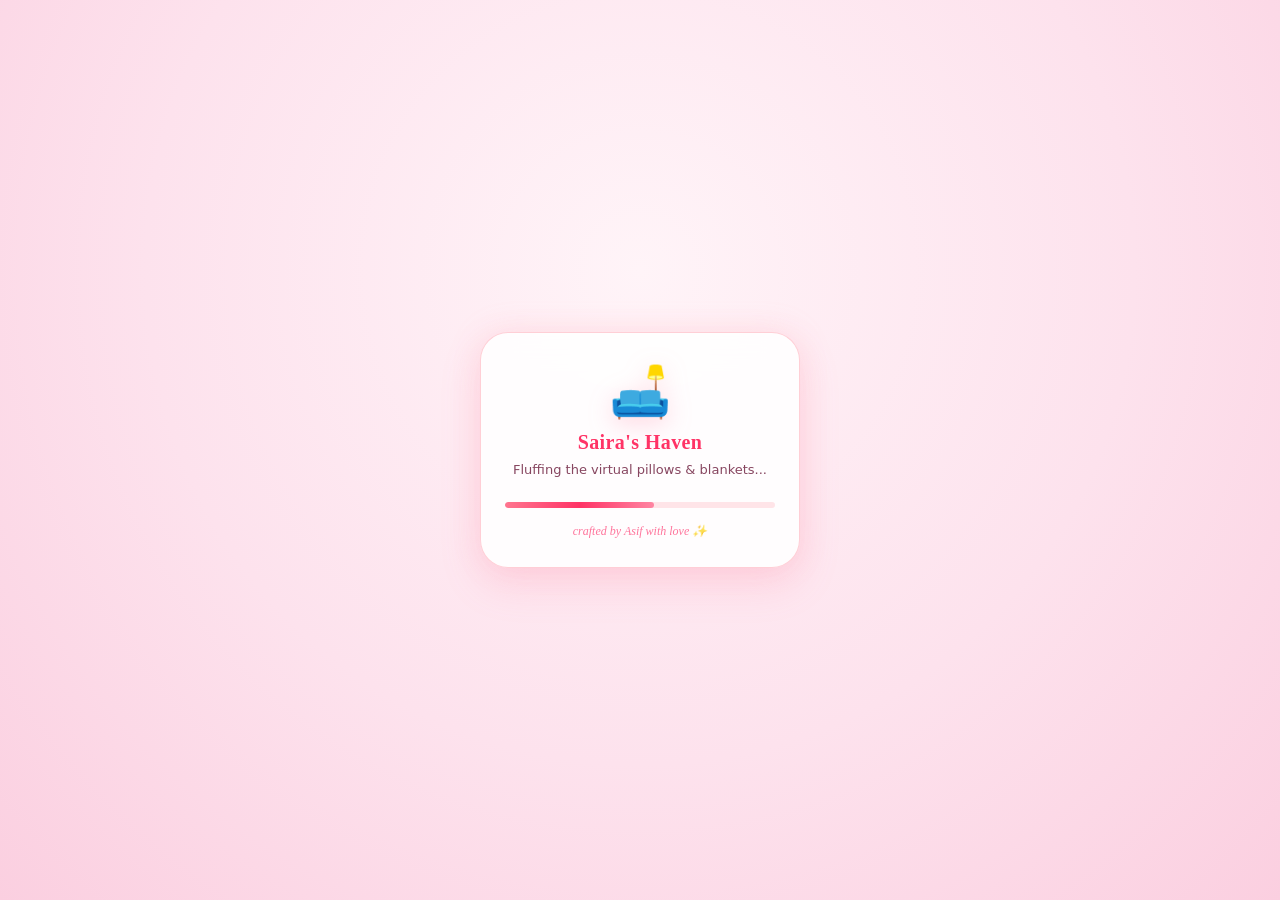
<file: docs/index.html>
<!doctype html>
<html lang="en">

<head>
  <meta charset="utf-8">
  <meta name="viewport" content="width=device-width, initial-scale=1, viewport-fit=cover">
  <meta name="theme-color" content="#ffe5ec">
  <title>Aurora — Interactive Demo 🎀</title>
  <link rel="icon"
    href="data:image/svg+xml;utf8,<svg xmlns='http://www.w3.org/2000/svg' viewBox='0 0 32 32'><path d='M16 28s-10-6.2-12.8-12.2C1 11 3.5 6 8.3 6c2.7 0 4.8 1.4 5.9 3.3l1.8 2.7 1.8-2.7C18.9 7.4 21 6 23.7 6c4.8 0 7.3 5 5.1 9.8C26 21.8 16 28 16 28Z' fill='%23ff5c8a'/></svg>">
  <style>
    /* ==========================================================================
       AURORA 2.0 — STRAWBERRY MILK & COQUETTE MULTI-VIEW KEEPSAKE
       Crafted with all my heart by Asif for Saira
       ========================================================================== */
    :root {
      /* Theme: Strawberry Milkshake */
      --bg-gradient: radial-gradient(ellipse at 50% -10%, #ffffff 0%, #fff0f5 35%, #ffe4eb 75%, #ffd2dc 100%);
      --c-text-main: #461628;
      --c-text-sub: #874660;
      --c-text-dim: #b0768d;
      --c-pink-soft: #ffcad4;
      --c-pink-mid: #ff9aa2;
      --c-pink-bright: #ff5c8a;
      --c-pink-vibrant: #ff3366;
      --c-pink-glow: rgba(255, 92, 138, 0.35);
      --c-card-bg: rgba(255, 255, 255, 0.78);
      --c-card-border: rgba(255, 255, 255, 0.95);
      --c-card-shadow: 0 14px 36px rgba(255, 105, 145, 0.14), 0 2px 10px rgba(255, 182, 193, 0.15);
      --c-pill-bg: rgba(255, 255, 255, 0.88);

      --font-serif: 'Playfair Display', 'Cormorant Garamond', Didot, 'Bodoni MT', Georgia, serif;
      --font-sans: -apple-system, BlinkMacSystemFont, 'SF Pro Display', 'Segoe UI', Roboto, system-ui, sans-serif;

      --gutter: 20px;
      --max-w: 500px;
      --nav-height: 72px;
    }

    body.theme-velvet {
      --bg-gradient: radial-gradient(ellipse at 50% 0%, #2e0f25 0%, #1e0918 55%, #12040f 100%);
      --c-text-main: #fff0f5;
      --c-text-sub: #f7c4cf;
      --c-text-dim: #c793a6;
      --c-pink-soft: #ffb3c6;
      --c-pink-mid: #ff758f;
      --c-pink-bright: #ff4d6d;
      --c-pink-glow: rgba(255, 77, 109, 0.5);
      --c-card-bg: rgba(48, 16, 36, 0.74);
      --c-card-border: rgba(255, 179, 198, 0.25);
      --c-card-shadow: 0 16px 40px rgba(10, 2, 8, 0.55), 0 0 20px rgba(255, 77, 109, 0.15);
      --c-pill-bg: rgba(58, 20, 44, 0.82);
    }

    * {
      box-sizing: border-box;
      -webkit-tap-highlight-color: transparent;
    }

    [hidden] {
      display: none !important;
    }

    html,
    body {
      margin: 0;
      padding: 0;
      background: var(--bg-gradient);
      color: var(--c-text-main);
      font-family: var(--font-sans);
      min-height: 100vh;
      min-height: 100dvh;
      overflow-x: hidden;
      -webkit-font-smoothing: antialiased;
      transition: background 0.6s ease, color 0.6s ease;
    }

    body.modal-open {
      overflow: hidden;
    }

    /* Floating petals & sparkles */
    .backdrop {
      position: fixed;
      inset: 0;
      pointer-events: none;
      z-index: 0;
      overflow: hidden;
    }

    .floating-glow {
      position: absolute;
      top: -10vw;
      left: 50%;
      transform: translateX(-50%);
      width: min(600px, 120vw);
      height: min(600px, 120vw);
      background: radial-gradient(circle, rgba(255, 182, 193, 0.3) 0%, transparent 65%);
      filter: blur(30px);
      animation: breathe 7s ease-in-out infinite;
    }

    .petal {
      position: absolute;
      width: 14px;
      height: 19px;
      background: linear-gradient(135deg, rgba(255, 182, 193, 0.75), rgba(255, 92, 138, 0.45));
      border-radius: 60% 10% 60% 60%;
      pointer-events: none;
      animation: petal-drift 14s linear infinite;
    }

    .petal.p1 {
      left: 10%;
      top: -20px;
      animation-duration: 16s;
      animation-delay: 0s;
      transform: rotate(15deg);
    }

    .petal.p2 {
      left: 80%;
      top: -20px;
      animation-duration: 18s;
      animation-delay: 4s;
      transform: rotate(-30deg);
      width: 16px;
      height: 22px;
    }

    .petal.p3 {
      left: 45%;
      top: -20px;
      animation-duration: 13s;
      animation-delay: 8s;
      transform: rotate(45deg);
      width: 12px;
      height: 16px;
    }

    /* Top Status Bar */
    .status-bar {
      position: relative;
      z-index: 10;
      display: flex;
      align-items: center;
      justify-content: space-between;
      padding: 16px var(--gutter) 8px;
      max-width: var(--max-w);
      margin: 0 auto;
      font-size: 13px;
    }

    .status-left {
      display: flex;
      align-items: center;
      gap: 10px;
    }

    .wifi-badge {
      display: inline-flex;
      align-items: center;
      gap: 6px;
      padding: 5px 12px;
      border-radius: 20px;
      background: var(--c-pill-bg);
      border: 1px solid var(--c-card-border);
      box-shadow: 0 4px 12px rgba(255, 105, 145, 0.08);
      color: var(--c-text-sub);
      font-size: 12px;
      font-weight: 600;
    }

    .wifi-badge.on {
      color: var(--c-pink-vibrant);
      border-color: rgba(255, 92, 138, 0.35);
    }

    .led-dot {
      width: 10px;
      height: 10px;
      border-radius: 50%;
      background: var(--c-pink-bright);
      box-shadow: 0 0 12px var(--c-pink-glow);
      animation: heartbeat 2s ease-in-out infinite;
    }

    .status-right {
      display: flex;
      align-items: center;
      gap: 8px;
    }

    .icon-btn {
      background: var(--c-pill-bg);
      border: 1px solid var(--c-card-border);
      border-radius: 14px;
      padding: 3px 7px;
      font-size: 12px;
      line-height: 1;
      color: var(--c-text-main);
      cursor: pointer;
      box-shadow: 0 4px 12px rgba(255, 105, 145, 0.08);
      display: inline-flex;
      align-items: center;
      justify-content: center;
      transition: transform 0.2s ease, background 0.2s ease, border-color 0.2s ease;
    }

    .icon-btn:active {
      transform: scale(0.92);
    }

    .icon-btn.playing {
      border-color: var(--c-pink-bright);
      box-shadow: 0 0 10px var(--c-pink-glow);
    }

    .theme-btn {
      background: var(--c-pill-bg);
      border: 1px solid var(--c-card-border);
      border-radius: 14px;
      padding: 3px 8px;
      font-size: 11px;
      color: var(--c-text-main);
      cursor: pointer;
      box-shadow: 0 4px 12px rgba(255, 105, 145, 0.08);
      display: inline-flex;
      align-items: center;
      gap: 4px;
    }

    .battery {
      display: flex;
      align-items: center;
      gap: 4px;
      background: var(--c-pill-bg);
      padding: 3px 6px;
      border-radius: 14px;
      border: 1px solid var(--c-card-border);
    }

    .battery-shell {
      position: relative;
      width: 18px;
      height: 9px;
      border: 1.2px solid var(--c-pink-mid);
      border-radius: 2px;
      padding: 1px;
    }

    .battery-shell::after {
      content: "";
      position: absolute;
      right: -2.5px;
      top: 1.5px;
      width: 1.5px;
      height: 4px;
      background: var(--c-pink-mid);
      border-radius: 0 1px 1px 0;
    }

    .battery-fill {
      height: 100%;
      width: 85%;
      border-radius: 0.5px;
      background: linear-gradient(90deg, #ff758f, #ff3366);
      transition: width 0.5s ease;
    }

    .battery-pct {
      font-size: 10px;
      font-weight: 700;
      line-height: 1;
    }

    /* Main Container with bottom nav spacing */
    .app-viewport {
      position: relative;
      z-index: 5;
      max-width: var(--max-w);
      margin: 0 auto;
      padding: 4px var(--gutter) calc(var(--nav-height) + 40px);
    }

    /* Tab Page View */
    .tab-view {
      display: flex;
      flex-direction: column;
      gap: 20px;
      animation: fadeIn 0.35s ease-out;
    }

    .tab-view.hidden {
      display: none;
    }

    /* Coquette Dedication */
    .hero {
      text-align: center;
      display: flex;
      flex-direction: column;
      align-items: center;
      margin-top: 4px;
    }

    .coquette-badge {
      display: inline-flex;
      align-items: center;
      gap: 8px;
      padding: 6px 16px;
      border-radius: 30px;
      background: var(--c-pill-bg);
      border: 1.5px solid rgba(255, 154, 162, 0.45);
      font-family: var(--font-serif);
      font-style: italic;
      font-size: 15px;
      letter-spacing: 0.04em;
      color: var(--c-pink-vibrant);
      box-shadow: 0 4px 16px rgba(255, 92, 138, 0.12);
      margin-bottom: 10px;
      cursor: pointer;
    }

    .time-display {
      font-family: var(--font-serif);
      font-weight: 400;
      font-size: clamp(56px, 15vw, 92px);
      letter-spacing: -0.01em;
      line-height: 1;
      margin: 0;
      color: var(--c-text-main);
      font-variant-numeric: tabular-nums;
      text-shadow: 0 8px 28px rgba(255, 92, 138, 0.2);
    }

    .date-display {
      font-size: 14px;
      font-weight: 600;
      color: var(--c-text-sub);
      margin: 8px 0 0;
      letter-spacing: 0.1em;
      text-transform: uppercase;
    }

    /* Cards */
    .card {
      background: var(--c-card-bg);
      backdrop-filter: blur(20px);
      -webkit-backdrop-filter: blur(20px);
      border: 1.5px solid var(--c-card-border);
      border-radius: 24px;
      padding: 22px 20px;
      box-shadow: var(--c-card-shadow);
      position: relative;
      overflow: hidden;
    }

    .card::before {
      content: "";
      position: absolute;
      top: 0;
      left: 0;
      right: 0;
      height: 3px;
      background: linear-gradient(90deg, #ffcad4, #ff758f, #f6b26b, #ffcad4);
    }

    /* Message Card */
    .message-card {
      text-align: center;
      display: flex;
      flex-direction: column;
      align-items: center;
      gap: 12px;
    }

    .card-label {
      font-size: 12px;
      font-weight: 700;
      letter-spacing: 0.14em;
      text-transform: uppercase;
      color: var(--c-pink-bright);
      display: inline-flex;
      align-items: center;
      gap: 6px;
    }

    .message-text {
      font-family: var(--font-serif);
      font-style: italic;
      font-size: clamp(19px, 4.8vw, 24px);
      line-height: 1.6;
      color: var(--c-text-main);
      margin: 0;
      max-width: 32ch;
      text-wrap: balance;
      transition: opacity 0.35s ease, transform 0.35s ease;
    }

    .message-text.fading {
      opacity: 0;
      transform: translateY(4px);
    }

    /* Mood Selector Feature */
    .mood-section {
      display: flex;
      flex-direction: column;
      gap: 12px;
    }

    .mood-header {
      font-size: 13px;
      font-weight: 700;
      letter-spacing: 0.08em;
      color: var(--c-pink-bright);
      text-transform: uppercase;
      text-align: center;
      display: flex;
      align-items: center;
      justify-content: center;
      gap: 6px;
    }

    .mood-dotted-box {
      background: rgba(255, 255, 255, 0.62);
      border: 1.5px dashed var(--c-pink-mid);
      border-radius: 20px;
      padding: 14px 12px;
      display: flex;
      flex-direction: column;
      gap: 12px;
      box-shadow: 0 4px 16px rgba(255, 105, 145, 0.06);
    }

    body.theme-velvet .mood-dotted-box {
      background: rgba(58, 20, 44, 0.6);
      border-color: rgba(255, 179, 198, 0.35);
    }

    .mood-grid {
      display: grid;
      grid-template-columns: repeat(3, 1fr);
      gap: 8px;
    }

    .mood-btn {
      background: var(--c-pill-bg);
      border: 1.5px solid var(--c-card-border);
      border-radius: 16px;
      padding: 9px 4px;
      display: flex;
      flex-direction: column;
      align-items: center;
      gap: 4px;
      cursor: pointer;
      box-shadow: 0 4px 12px rgba(255, 105, 145, 0.06);
      transition: transform 0.2s ease, border-color 0.2s ease, background 0.2s ease;
    }

    .mood-btn:active {
      transform: scale(0.94);
    }

    .mood-btn.active {
      border-color: var(--c-pink-bright);
      background: rgba(255, 92, 138, 0.16);
      transform: translateY(-2px);
    }

    .mood-emoji {
      font-size: 20px;
      line-height: 1;
    }

    .mood-name {
      font-size: 10.5px;
      font-weight: 700;
      color: var(--c-text-main);
      text-transform: uppercase;
      letter-spacing: 0.02em;
    }

    .mood-note-box {
      background: rgba(255, 255, 255, 0.88);
      border: 1px solid var(--c-card-border);
      border-radius: 14px;
      padding: 12px 14px;
      font-family: var(--font-serif);
      font-style: italic;
      font-size: 15px;
      color: var(--c-text-main);
      text-align: center;
      line-height: 1.5;
      animation: fadeIn 0.35s ease-out;
    }

    body.theme-velvet .mood-note-box {
      background: rgba(48, 16, 36, 0.88);
    }

    /* Single Heart Touch Interaction Box */
    .heart-touch-card {
      background: linear-gradient(135deg, rgba(255, 255, 255, 0.9) 0%, rgba(255, 235, 242, 0.92) 100%);
      border: 1.5px solid rgba(255, 154, 162, 0.6);
      border-radius: 20px;
      padding: 16px 20px;
      display: flex;
      align-items: center;
      justify-content: space-between;
      gap: 16px;
      cursor: pointer;
      box-shadow: 0 8px 24px rgba(255, 92, 138, 0.12);
      transition: transform 0.2s ease;
    }

    body.theme-velvet .heart-touch-card {
      background: linear-gradient(135deg, rgba(60, 20, 48, 0.85) 0%, rgba(45, 12, 35, 0.9) 100%);
    }

    .heart-touch-card:active {
      transform: scale(0.98);
    }

    .heart-icon-big {
      width: 44px;
      height: 44px;
      border-radius: 50%;
      background: radial-gradient(circle, #ff5c8a 0%, #d81b60 100%);
      display: flex;
      align-items: center;
      justify-content: center;
      color: #fff;
      font-size: 20px;
      box-shadow: 0 4px 14px var(--c-pink-glow);
      animation: heartbeat 2.2s infinite;
      flex-shrink: 0;
    }

    .heart-touch-text h4 {
      margin: 0;
      font-size: 16px;
      font-weight: 700;
      color: var(--c-text-main);
    }

    .heart-touch-text p {
      margin: 2px 0 0;
      font-size: 12px;
      color: var(--c-text-sub);
    }

    .heart-count-pill {
      background: var(--c-pink-bright);
      color: #fff;
      padding: 6px 12px;
      border-radius: 20px;
      font-size: 15px;
      font-weight: 800;
      box-shadow: 0 4px 12px rgba(255, 92, 138, 0.3);
      font-variant-numeric: tabular-nums;
      transition: transform 0.2s cubic-bezier(0.34, 1.56, 0.64, 1);
    }

    .heart-count-pill.bump {
      transform: scale(1.35);
    }

    /* ============= TAB 2: "OPEN WHEN..." ENVELOPES ============= */
    .letters-list {
      display: flex;
      flex-direction: column;
      gap: 12px;
    }

    .envelope-item {
      background: var(--c-card-bg);
      backdrop-filter: blur(16px);
      -webkit-backdrop-filter: blur(16px);
      border: 1.5px solid var(--c-card-border);
      border-radius: 18px;
      padding: 16px 18px;
      display: flex;
      align-items: center;
      justify-content: space-between;
      gap: 14px;
      cursor: pointer;
      box-shadow: 0 8px 20px rgba(255, 105, 145, 0.08);
      transition: transform 0.2s ease, border-color 0.2s ease;
    }

    .envelope-item:active {
      transform: scale(0.98);
    }

    .env-left {
      display: flex;
      align-items: center;
      gap: 14px;
    }

    .env-stamp {
      width: 40px;
      height: 40px;
      border-radius: 50%;
      background: linear-gradient(135deg, #ff758f, #ff3366);
      display: flex;
      align-items: center;
      justify-content: center;
      color: #fff;
      font-size: 18px;
      flex-shrink: 0;
      box-shadow: 0 4px 12px var(--c-pink-glow);
    }

    .env-text h4 {
      margin: 0;
      font-family: var(--font-serif);
      font-size: 16px;
      font-weight: 600;
      color: var(--c-text-main);
    }

    .env-text p {
      margin: 3px 0 0;
      font-size: 12px;
      color: var(--c-text-sub);
    }

    .env-open-badge {
      font-size: 12px;
      font-weight: 700;
      color: var(--c-pink-bright);
      background: rgba(255, 92, 138, 0.12);
      padding: 5px 10px;
      border-radius: 12px;
      white-space: nowrap;
    }

    /* ============= TAB 3: CHANDNI'S DREAMLAND ============= */
    .dreamland-container {
      display: flex;
      flex-direction: column;
      align-items: center;
      gap: 18px;
    }

    /* Featured Sleeping Photo Frame */
    .dreamland-photo-card {
      background: #ffffff;
      padding: 14px 14px 20px;
      border-radius: 18px;
      width: 100%;
      max-width: 320px;
      box-shadow: 0 12px 32px rgba(184, 20, 75, 0.12), 0 2px 8px rgba(0, 0, 0, 0.04);
      position: relative;
      overflow: visible;
      border: 1px solid rgba(255, 182, 193, 0.4);
      transition: transform 0.3s cubic-bezier(0.34, 1.56, 0.64, 1);
    }

    body.theme-velvet .dreamland-photo-card {
      background: #200a16;
      border-color: rgba(255, 92, 138, 0.25);
      box-shadow: 0 12px 32px rgba(0, 0, 0, 0.5);
    }

    .dreamland-ribbon-pin {
      position: absolute;
      top: -14px;
      left: 50%;
      transform: translateX(-50%);
      background: linear-gradient(135deg, #ff758f, #ff3366);
      color: #ffffff;
      padding: 4px 14px;
      border-radius: 20px;
      font-size: 13px;
      font-weight: 700;
      letter-spacing: 0.02em;
      box-shadow: 0 4px 12px rgba(255, 51, 102, 0.35);
      display: flex;
      align-items: center;
      gap: 5px;
      z-index: 2;
    }

    .dreamland-img-wrapper {
      width: 100%;
      border-radius: 12px;
      overflow: hidden;
      box-shadow: inset 0 0 0 1px rgba(0, 0, 0, 0.05);
      background: #101018;
      aspect-ratio: 4 / 5;
      display: flex;
      align-items: center;
      justify-content: center;
      position: relative;
    }

    .dreamland-img {
      width: 100%;
      height: 100%;
      object-fit: cover;
      object-position: center 25%;
      display: block;
      transition: transform 0.5s ease;
    }

    .dreamland-photo-card:hover .dreamland-img {
      transform: scale(1.02);
    }

    .dreamland-caption-box {
      margin-top: 14px;
      text-align: center;
      padding: 0 6px;
    }

    .dreamland-caption {
      font-family: var(--font-serif);
      font-style: italic;
      font-size: 15px;
      color: #6a1a36;
      line-height: 1.45;
      margin: 0;
    }

    body.theme-velvet .dreamland-caption {
      color: #ffccd9;
    }

    /* Cozy Bedtime Note Card */
    .dreamland-note-card {
      background: linear-gradient(145deg, #fff7fa 0%, #ffeef4 100%);
      border-radius: 18px;
      padding: 20px;
      border: 1px dashed rgba(255, 92, 138, 0.35);
      box-shadow: 0 6px 20px rgba(255, 182, 193, 0.25);
      position: relative;
    }

    body.theme-velvet .dreamland-note-card {
      background: linear-gradient(145deg, #240c19 0%, #1a0812 100%);
      border-color: rgba(255, 92, 138, 0.3);
      box-shadow: 0 6px 20px rgba(0, 0, 0, 0.3);
    }

    .dreamland-note-header {
      display: flex;
      align-items: center;
      justify-content: space-between;
      margin-bottom: 10px;
    }

    .dreamland-note-title {
      font-family: var(--font-serif);
      font-size: 16px;
      font-weight: 700;
      color: var(--c-pink-bright);
      display: flex;
      align-items: center;
      gap: 6px;
      margin: 0;
    }

    .dreamland-note-sparkles {
      font-size: 16px;
      letter-spacing: 2px;
    }

    .dreamland-note-body {
      font-size: 13.5px;
      line-height: 1.6;
      color: var(--c-text-main);
      margin: 0;
      font-style: normal;
    }

    /* Integrated Music Box Card */
    .dreamland-music-card {
      background: #ffffff;
      border-radius: 18px;
      padding: 24px 20px;
      text-align: center;
      display: flex;
      flex-direction: column;
      align-items: center;
      gap: 14px;
      border: 1px solid rgba(255, 182, 193, 0.4);
      box-shadow: 0 10px 28px rgba(184, 20, 75, 0.08);
      position: relative;
      overflow: hidden;
    }

    body.theme-velvet .dreamland-music-card {
      background: #200a16;
      border-color: rgba(255, 92, 138, 0.25);
      box-shadow: 0 10px 28px rgba(0, 0, 0, 0.4);
    }

    .dreamland-disc-wrapper {
      position: relative;
      margin-top: 4px;
    }

    .music-disc {
      width: 96px;
      height: 96px;
      border-radius: 50%;
      background: radial-gradient(circle, #ffe3ec 0%, #ff758f 50%, #b8144b 100%);
      box-shadow: 0 8px 24px rgba(255, 92, 138, 0.35);
      display: flex;
      align-items: center;
      justify-content: center;
      font-size: 36px;
      color: #fff;
      position: relative;
      cursor: pointer;
      transition: transform 0.3s ease;
      border: 3px solid #ffffff;
    }

    body.theme-velvet .music-disc {
      border-color: #ff758f;
    }

    .music-disc.playing {
      animation: spin 9s linear infinite;
    }

    .dreamland-music-info h3 {
      font-family: var(--font-serif);
      font-size: 18px;
      margin: 0 0 4px;
      color: var(--c-text-main);
    }

    .dreamland-music-info p {
      margin: 0;
      font-size: 13px;
      color: var(--c-text-sub);
    }

    .music-play-btn {
      background: linear-gradient(135deg, #ff5c8a, #ff3366);
      color: #fff;
      border: none;
      padding: 12px 30px;
      border-radius: 25px;
      font-size: 14.5px;
      font-weight: 700;
      cursor: pointer;
      box-shadow: 0 6px 18px rgba(255, 51, 102, 0.35);
      display: inline-flex;
      align-items: center;
      gap: 8px;
      transition: transform 0.2s ease, box-shadow 0.2s ease;
    }

    .music-play-btn:active {
      transform: scale(0.96);
    }

    .music-pulse-waves {
      display: flex;
      align-items: center;
      gap: 4px;
      height: 16px;
      margin-top: -4px;
      opacity: 0;
      transition: opacity 0.3s ease;
    }

    .music-pulse-waves.active {
      opacity: 1;
    }

    .wave-bar {
      width: 3px;
      height: 6px;
      background: var(--c-pink-bright);
      border-radius: 2px;
      animation: waveDance 1.2s ease-in-out infinite alternate;
    }
    .wave-bar:nth-child(2) { animation-delay: 0.2s; }
    .wave-bar:nth-child(3) { animation-delay: 0.4s; }
    .wave-bar:nth-child(4) { animation-delay: 0.1s; }
    .wave-bar:nth-child(5) { animation-delay: 0.3s; }

    @keyframes waveDance {
      0% { height: 4px; }
      100% { height: 16px; }
    }

    /* ============= BOTTOM NAVIGATION DOCK ============= */
    .nav-dock {
      position: fixed;
      bottom: 12px;
      left: 50%;
      transform: translateX(-50%);
      width: calc(100% - (var(--gutter) * 2));
      max-width: calc(var(--max-w) - 16px);
      height: var(--nav-height);
      background: var(--c-card-bg);
      backdrop-filter: blur(24px);
      -webkit-backdrop-filter: blur(24px);
      border: 1.5px solid var(--c-card-border);
      border-radius: 28px;
      display: flex;
      align-items: center;
      justify-content: space-around;
      box-shadow: 0 16px 40px rgba(70, 20, 40, 0.2);
      z-index: 50;
      padding: 0 8px;
    }

    .nav-item {
      display: flex;
      flex-direction: column;
      align-items: center;
      gap: 3px;
      background: none;
      border: none;
      color: var(--c-text-dim);
      cursor: pointer;
      padding: 6px 12px;
      border-radius: 18px;
      transition: color 0.2s ease, transform 0.2s cubic-bezier(0.34, 1.56, 0.64, 1);
    }

    .nav-item.active {
      color: var(--c-pink-bright);
      transform: translateY(-2px);
    }

    .nav-item .nav-icon {
      font-size: 20px;
      line-height: 1;
    }

    .nav-item .nav-text {
      font-size: 11px;
      font-weight: 700;
      letter-spacing: 0.02em;
    }

    /* Modal for Letters */
    .modal {
      position: fixed;
      inset: 0;
      background: rgba(35, 8, 22, 0.7);
      backdrop-filter: blur(14px);
      -webkit-backdrop-filter: blur(14px);
      display: flex;
      align-items: center;
      justify-content: center;
      z-index: 100;
      padding: 18px;
      animation: fadeIn 0.3s ease;
    }

    .envelope-box {
      position: relative;
      width: 100%;
      max-width: 480px;
    }

    .letter-paper {
      background: #fff8fa;
      color: #3d1424;
      border-radius: 20px;
      padding: 36px 28px 28px;
      font-family: var(--font-serif);
      font-size: 17px;
      line-height: 1.75;
      max-height: 75vh;
      overflow-y: auto;
      box-shadow: 0 24px 60px rgba(0, 0, 0, 0.35);
      border: 2px solid rgba(255, 182, 193, 0.8);
      position: relative;
    }

    .letter-paper::before {
      content: "";
      position: absolute;
      inset: 8px;
      border: 1px dashed rgba(255, 117, 143, 0.4);
      pointer-events: none;
      border-radius: 12px;
    }

    .modal-close {
      position: absolute;
      top: -14px;
      right: -10px;
      background: #ff5c8a;
      border: 2.5px solid #fff;
      color: #fff;
      width: 36px;
      height: 36px;
      border-radius: 50%;
      font-size: 20px;
      display: flex;
      align-items: center;
      justify-content: center;
      cursor: pointer;
      box-shadow: 0 4px 12px rgba(255, 92, 138, 0.4);
      z-index: 10;
    }

    .letter-header {
      text-align: center;
      margin-bottom: 20px;
    }

    .letter-title {
      font-family: var(--font-serif);
      font-weight: 600;
      font-style: italic;
      font-size: 24px;
      color: #d81b60;
      margin: 0;
    }

    .letter-body p {
      margin: 0 0 14px;
    }

    .letter-body p:last-child {
      font-style: italic;
      text-align: right;
      font-size: 20px;
      color: #c2185b;
      margin-bottom: 0;
    }

    /* Floating particles */
    .burst-item {
      position: fixed;
      pointer-events: none;
      z-index: 200;
      animation: floatBurst 1.8s cubic-bezier(0.22, 1, 0.36, 1) forwards;
    }

    /* Keyframes */
    @keyframes heartbeat {

      0%,
      100% {
        transform: scale(1);
      }

      50% {
        transform: scale(1.15);
      }
    }

    @keyframes breathe {

      0%,
      100% {
        transform: translateX(-50%) scale(1);
        opacity: 0.6;
      }

      50% {
        transform: translateX(-50%) scale(1.1);
        opacity: 0.9;
      }
    }

    @keyframes petal-drift {
      0% {
        transform: translateY(0) rotate(0deg);
        opacity: 0;
      }

      10% {
        opacity: 0.85;
      }

      90% {
        opacity: 0.85;
      }

      100% {
        transform: translateY(105vh) rotate(360deg);
        opacity: 0;
      }
    }

    @keyframes fadeIn {
      from {
        opacity: 0;
        transform: translateY(6px);
      }

      to {
        opacity: 1;
        transform: translateY(0);
      }
    }

    @keyframes spin {
      to {
        transform: rotate(360deg);
      }
    }

    @keyframes floatBurst {
      0% {
        transform: translateY(0) scale(0.6);
        opacity: 1;
      }

      100% {
        transform: translateY(-110px) scale(1.5);
        opacity: 0;
      }
    }

    /* Birthday Mode Celebration Styles */
    .bday-active {
      background: linear-gradient(135deg, rgba(255, 255, 255, 0.95), rgba(255, 230, 242, 0.98)) !important;
      border: 2px solid #ff5c8a !important;
      box-shadow: 0 0 25px rgba(255, 92, 138, 0.45), 0 0 50px rgba(255, 182, 193, 0.3) !important;
      animation: bdayGlow 3s ease-in-out infinite !important;
    }

    .bday-badge-glow {
      border-color: #ff3366 !important;
      color: #d81b60 !important;
      box-shadow: 0 0 20px rgba(255, 51, 102, 0.45) !important;
      animation: heartbeat 1.8s infinite !important;
    }

    .bday-age-banner {
      font-family: var(--font-serif);
      font-style: italic;
      font-size: 16px;
      letter-spacing: 0.05em;
      color: var(--c-pink-bright);
      margin-top: 6px;
      text-align: center;
      animation: fadeIn 0.4s ease;
    }

    .bday-confetti {
      position: fixed;
      pointer-events: none;
      z-index: 150;
      animation: bdayFall linear forwards;
    }

    @keyframes bdayGlow {

      0%,
      100% {
        box-shadow: 0 0 20px rgba(255, 92, 138, 0.35);
      }

      50% {
        box-shadow: 0 0 40px rgba(255, 51, 102, 0.6), 0 0 60px rgba(255, 182, 193, 0.4);
      }
    }

    @keyframes bdayFall {
      0% {
        transform: translateY(-30px) rotate(0deg) scale(0.8);
        opacity: 0;
      }

      10% {
        opacity: 1;
      }

      90% {
        opacity: 0.9;
      }

      100% {
        transform: translateY(105vh) rotate(360deg) scale(1.1);
        opacity: 0;
      }
    }

    /* 3-Second Cozy Opening Splash Overlay */
    .splash-curtain {
      position: fixed;
      inset: 0;
      z-index: 9999;
      display: flex;
      align-items: center;
      justify-content: center;
      background: radial-gradient(circle at 50% 30%, #fff4f8 0%, #fde2ed 55%, #fbcfe0 100%);
      transition: opacity 0.65s cubic-bezier(0.16, 1, 0.3, 1), transform 0.65s cubic-bezier(0.16, 1, 0.3, 1);
    }

    .splash-curtain.hidden {
      opacity: 0;
      transform: scale(1.05);
      pointer-events: none;
    }

    .splash-card {
      width: 86%;
      max-width: 320px;
      padding: 34px 24px 28px;
      background: rgba(255, 255, 255, 0.88);
      backdrop-filter: blur(16px);
      -webkit-backdrop-filter: blur(16px);
      border: 1.5px solid rgba(255, 182, 193, 0.65);
      border-radius: 28px;
      box-shadow: 0 16px 40px rgba(255, 105, 145, 0.18), 0 0 30px rgba(255, 182, 193, 0.25);
      text-align: center;
      display: flex;
      flex-direction: column;
      align-items: center;
    }

    .splash-emoji {
      font-size: 50px;
      line-height: 1;
      margin-bottom: 14px;
      animation: splashFloat 1.8s ease-in-out infinite;
      filter: drop-shadow(0 6px 12px rgba(255, 105, 145, 0.25));
    }

    .splash-title {
      font-family: var(--font-serif);
      font-size: 20px;
      color: var(--c-pink-vibrant);
      margin: 0 0 8px;
      letter-spacing: 0.02em;
    }

    .splash-status {
      font-size: 13px;
      color: var(--c-text-sub);
      margin: 0 0 20px;
      min-height: 20px;
      font-weight: 500;
      transition: opacity 0.2s ease;
    }

    .splash-status.fading {
      opacity: 0;
    }

    .splash-bar-track {
      width: 100%;
      height: 6px;
      border-radius: 10px;
      background: rgba(255, 182, 193, 0.35);
      overflow: hidden;
      margin-bottom: 16px;
      position: relative;
    }

    .splash-bar-fill {
      height: 100%;
      width: 15%;
      border-radius: 10px;
      background: linear-gradient(90deg, #ff758f, #ff3366, #ff85a2);
      transition: width 0.35s ease;
    }

    .splash-sub {
      font-family: var(--font-serif);
      font-style: italic;
      font-size: 12px;
      color: var(--c-pink-bright);
      opacity: 0.85;
    }

    @keyframes splashFloat {
      0%, 100% {
        transform: translateY(0) rotate(0deg) scale(1);
      }
      50% {
        transform: translateY(-8px) rotate(4deg) scale(1.08);
      }
    }
  </style>
</head>

<body>
  <!-- ============= 3-SECOND COZY OPENING SPLASH ============= -->
  <div class="splash-curtain" id="splash-curtain" aria-label="Loading Aurora">
    <div class="splash-card">
      <div class="splash-emoji" id="splash-emoji">🍳</div>
      <h3 class="splash-title" id="splash-title">Saira's Haven</h3>
      <p class="splash-status" id="splash-status">Cooking up cozy vibes...</p>
      <div class="splash-bar-track">
        <div class="splash-bar-fill" id="splash-bar-fill"></div>
      </div>
      <div class="splash-sub" id="splash-sub">crafted by Asif with love ✨</div>
    </div>
  </div>
  <!-- ============= BACKGROUND DECORATIONS ============= -->
  <div class="backdrop" aria-hidden="true">
    <div class="floating-glow"></div>
    <span class="petal p1"></span>
    <span class="petal p2"></span>
    <span class="petal p3"></span>
  </div>

  <!-- ============= TOP STATUS BAR ============= -->
  <header class="status-bar" role="banner">
    <div class="status-left">
      <div class="wifi-badge" id="wifi-badge">
        <span id="wifi-text">Saira's Haven 🎀</span>
      </div>
      <span class="led-dot" id="led-dot" title="Breathing LED"></span>
    </div>
    <div class="status-right">
      <button class="theme-btn" id="theme-btn">
        <span id="theme-icon">🍓</span>
        <span id="theme-text">Milk</span>
      </button>
      <div class="battery">
        <div class="battery-shell">
          <div class="battery-fill" id="battery-fill"></div>
        </div>
        <span class="battery-pct" id="battery-pct">—%</span>
      </div>
      <button class="icon-btn" id="audio-toggle-btn" aria-label="Toggle sound" title="Sound">
        <span id="audio-btn-icon">🎵</span>
      </button>
    </div>
  </header>

  <!-- ============= MAIN VIEWPORT ============= -->
  <main class="app-viewport">

    <!-- ==================== TAB 1: TODAY / HOME ==================== -->
    <section class="tab-view" id="view-today">
      <div class="hero">
        <div class="coquette-badge" id="dedication-tag">
          <span>🎀</span>
          <span>Aurora — for Saira</span>
          <span>🎀</span>
        </div>
        <h1 class="time-display" id="time">00:00:00</h1>
        <p class="date-display" id="date">—</p>
        <div class="bday-age-banner" id="bday-age-tag" style="display: none;"></div>
      </div>

      <!-- Today's Observant Message Card -->
      <div class="card message-card" id="message-card-box">
        <div class="card-label">
          <span>✨</span>
          <span>A thought for your day</span>
          <span>✨</span>
        </div>
        <p class="message-text" id="message">Loading today's message…</p>
      </div>

      <!-- Interactive Mood Check-In -->
      <div class="card mood-section">
        <div class="mood-header">Tap to check in ✨</div>
        <div class="mood-dotted-box">
          <div class="mood-grid">
            <button class="mood-btn" data-mood="happy">
              <span class="mood-emoji">✨</span>
              <span class="mood-name">Happy</span>
            </button>
            <button class="mood-btn" data-mood="stressed">
              <span class="mood-emoji">🌧️</span>
              <span class="mood-name">Stressed</span>
            </button>
            <button class="mood-btn" data-mood="angry">
              <span class="mood-emoji">😾</span>
              <span class="mood-name">Angry</span>
            </button>
            <button class="mood-btn" data-mood="tired">
              <span class="mood-emoji">🌸</span>
              <span class="mood-name">Tired</span>
            </button>
            <button class="mood-btn" data-mood="focused">
              <span class="mood-emoji">☕</span>
              <span class="mood-name">Focused</span>
            </button>
            <button class="mood-btn" data-mood="quiet">
              <span class="mood-emoji">🧘</span>
              <span class="mood-name">Quiet</span>
            </button>
          </div>
          <div class="mood-note-box" id="mood-note" style="display: none;">
            <!-- Revealed dynamically on tap -->
          </div>
        </div>
      </div>

      <!-- Single Heart Touch Keepsake Box -->
      <div class="heart-touch-card" id="touch-heart-card" role="button">
        <div class="heart-icon-big">💖</div>
        <div class="heart-touch-text">
          <h4>Warm Touches Received</h4>
          <p>Tap here or touch the physical Aurora box</p>
        </div>
        <span class="heart-count-pill" id="heart-count">0</span>
      </div>
    </section>

    <!-- ==================== TAB 2: "OPEN WHEN..." LETTERS ==================== -->
    <section class="tab-view hidden" id="view-letters">
      <div class="hero">
        <div class="coquette-badge">
          <span>💌</span>
          <span>The Keepsake Envelope Jar</span>
          <span>💌</span>
        </div>
      </div>

      <div class="letters-list">
        <div class="envelope-item" data-letter="birthday" id="bday-env-item">
          <div class="env-left">
            <div class="env-stamp">🎂</div>
            <div class="env-text">
              <h4 id="bday-env-title">Open on your Birthday (September 10)</h4>
              <p id="bday-env-desc">Asif's personal letter for your special milestone</p>
            </div>
          </div>
          <span class="env-open-badge" id="bday-env-badge">Unseal 🎀</span>
        </div>

        <div class="envelope-item" data-letter="celebrate">
          <div class="env-left">
            <div class="env-stamp">✨</div>
            <div class="env-text">
              <h4>Open when you accomplished something proud</h4>
              <p>Even small victories deserve to be celebrated properly</p>
            </div>
          </div>
          <span class="env-open-badge">Unseal 🎀</span>
        </div>

        <div class="envelope-item" data-letter="sleep">
          <div class="env-left">
            <div class="env-stamp">💤</div>
            <div class="env-text">
              <h4>Open when you can't sleep at 2 AM</h4>
              <p>Gentle starlit thoughts to quiet an overthinking mind</p>
            </div>
          </div>
          <span class="env-open-badge">Unseal 🎀</span>
        </div>

        <div class="envelope-item" data-letter="rough">
          <div class="env-left">
            <div class="env-stamp">🌧️</div>
            <div class="env-text">
              <h4>Open when you had a really rough day</h4>
              <p>For when everything felt too heavy and you need quiet warmth</p>
            </div>
          </div>
          <span class="env-open-badge">Unseal 🎀</span>
        </div>

        <div class="envelope-item" data-letter="angry">
          <div class="env-left">
            <div class="env-stamp">😾</div>
            <div class="env-text">
              <h4>Open when you're mad at the world (or at me)</h4>
              <p>An official peace treaty, zero judgment, and a little comfort</p>
            </div>
          </div>
          <span class="env-open-badge">Unseal 🎀</span>
        </div>

        <div class="envelope-item" data-letter="moon">
          <div class="env-left">
            <div class="env-stamp">🌙</div>
            <div class="env-text">
              <h4>Open when you look up at the night sky</h4>
              <p>Why your name resembles the moon as you truly are</p>
            </div>
          </div>
          <span class="env-open-badge">Unseal 🎀</span>
        </div>

      </div>
    </section>

    <!-- ==================== TAB 3: CHANDNI'S DREAMLAND ==================== -->
    <section class="tab-view hidden" id="view-dreamland">
      <div class="hero">
        <div class="coquette-badge">
          <span>🌙</span>
          <span>Chandni's Dreamland</span>
          <span>✨</span>
        </div>
      </div>

      <div class="dreamland-container">
        <!-- Featured Sleeping Photo Card -->
        <div class="dreamland-photo-card">
          <div class="dreamland-ribbon-pin">
            <span>🎀</span>
            <span>Viva La Vida</span>
            <span>🍉</span>
          </div>
          <div class="dreamland-img-wrapper">
            <img class="dreamland-img" src="/sleeping_chandni.jpg" alt="Chandni sleeping cutely" loading="lazy" />
          </div>
          <div class="dreamland-caption-box">
            <p class="dreamland-caption">"The world can be as loud as it wants, but right here you are completely at peace."</p>
          </div>
        </div>

        <!-- Bedtime Love Note Card -->
        <div class="dreamland-note-card">
          <div class="dreamland-note-header">
            <h4 class="dreamland-note-title"><span>💌</span> A Quiet Little Note</h4>
            <span class="dreamland-note-sparkles">✨💤☁️</span>
          </div>
          <p class="dreamland-note-body">
            Caught you in the middle of your finest superpower — sleeping so peacefully, sweet and softly without a single worry in the universe. Whenever your days get hectic or noisy, come right here to your little haven, play this gentle lullaby, and let the quiet starlight carry you into sweetest dreams.
          </p>
        </div>

        <!-- Integrated Music Box -->
        <div class="dreamland-music-card">
          <div class="dreamland-disc-wrapper">
            <div class="music-disc" id="music-disc" title="Tap to play our song">🎀</div>
          </div>
          <div class="dreamland-music-info">
            <h3>Gentle Music Box Lullaby</h3>
            <p>Soft starlit chimes tuned for Chandni's sweetest sleep</p>
          </div>
          <div class="music-pulse-waves" id="music-waves">
            <span class="wave-bar"></span>
            <span class="wave-bar"></span>
            <span class="wave-bar"></span>
            <span class="wave-bar"></span>
            <span class="wave-bar"></span>
          </div>
          <button class="music-play-btn" id="music-play-btn">
            <span>▶</span>
            <span id="music-btn-text">Play Lullaby</span>
          </button>
        </div>
      </div>
    </section>

  </main>

  <!-- ============= FLOATING BOTTOM NAVIGATION DOCK ============= -->
  <nav class="nav-dock" role="navigation" aria-label="Bottom Navigation">
    <button class="nav-item active" data-tab="today">
      <span class="nav-icon">🏠</span>
      <span class="nav-text">Today</span>
    </button>
    <button class="nav-item" data-tab="letters">
      <span class="nav-icon">💌</span>
      <span class="nav-text">Letters</span>
    </button>
    <button class="nav-item" data-tab="dreamland">
      <span class="nav-icon">🎀</span>
      <span class="nav-text">Dreamland</span>
    </button>
  </nav>

  <!-- ============= LETTER MODAL ============= -->
  <div class="modal" id="letter-modal" hidden role="dialog" aria-modal="true">
    <div class="envelope-box">
      <button class="modal-close" id="modal-close" aria-label="Close letter">×</button>
      <article class="letter-paper">
        <div class="letter-header">
          <div id="letter-modal-emoji"
            style="font-size:38px; margin-bottom:8px; display:inline-block; animation: heartbeat 2s infinite;">💌</div>
          <h2 class="letter-title" id="letter-modal-title">A Letter for Chandni</h2>
        </div>
        <div class="letter-body" id="letter-modal-body">
          <!-- Injected dynamically -->
        </div>
      </article>
    </div>
  </div>

  <!-- ============= LOGIC & SOUND SYNTHESIS ============= -->
  <script>
    (function () {
      'use strict';

      // 30 Grounded, Simple & Romantic Messages for Chandni
      const MESSAGES = [
        "In a crowded room or a noisy hall, your laugh is always the easiest thing to recognize.",
        "If your drama ended on a cliffhanger, staying in bed for 'just one more episode' is 100% justified.",
        "You make ordinary days feel distinctly less ordinary just by showing up.",
        "Reminder: iced coffee and a little treat solve approximately 85% of daily problems.",
        "If the AI writes silly code today, just blame the robot. You're the genius here.",
        "You don't have to be productive every single second. Elite cozy lounging is an art form.",
        "Out of all the coincidences in this world, having you in my days is easily my favorite one.",
        "Wrap yourself up in a warm blanket burrito tonight. You've done plenty for today.",
        "May your playlist hit all the right songs and your Wi-Fi stay at maximum speed today.",
        "The way you notice the smallest sweet details in things is rare. Don't ever lose that.",
        "I hope something unexpectedly lovely catches you off guard today.",
        "Don't let a stubborn problem convince you that you aren't brilliant. You've got this.",
        "Whatever chaos is happening around you, you handle it with effortless grace.",
        "Official decree: today you are allowed to wake up slowly and take things gently.",
        "When you're happy, it shows in your whole face. I hope today gives you a reason to smile.",
        "Some days are meant for big accomplishments, and some days are just for tea and quiet.",
        "If nobody told you today: you are genuinely appreciated, more than you realize.",
        "May your favorite series have zero annoying plot twists and all the satisfying moments.",
        "You don't need to have everything figured out right now. Just the very next cozy step.",
        "Even on your quietest, most tired days, you make the world softer just by being in it.",
        "I'm grateful for every conversation we share — especially the silly, random ones.",
        "You carry a lot with a quiet smile. Today, let the world do some of the heavy lifting.",
        "A gentle reminder that taking a nap is not giving up — it's tactical recharging.",
        "I hope this evening brings you cozy socks, your favorite snack, and complete peace.",
        "There's an effortless charm about you that you never seem to give yourself credit for.",
        "Whatever felt heavy today, leave it at the door. Tonight is for peaceful sleep.",
        "If your notes or screen look like ancient hieroglyphics today, it's definitely time for a break.",
        "The world gets a little brighter and sweeter whenever you walk into the room.",
        "Tomorrow is a blank page, but today is yours to take as gently as you need.",
        "If anyone annoyed you today, give me their name so I can put them on my official blacklist. Tonight is strictly for snacks and peace.",
        "If you're ever mad at the world, I'm on your team. If you're mad at me, I wave the white flag immediately and offer peace snacks 🏳️🧸",
        "Happy Birthday, Saira. Out of all the people in the world, I am so endlessly glad you exist."
      ];

      // Mood Responses
      const MOOD_NOTES = {
        happy: "Seeing you happy is my absolute favorite thing. Whatever is making you smile like that, hold onto it tightly today!",
        stressed: "Drop your shoulders right now. Take a deep breath. You don't have to solve the whole week today — just the next 15 minutes.",
        angry: "Hey... deep breath in, drop your shoulders. Whoever or whatever annoyed you today is officially on my blacklist. Want me to go fight them for you, or do you just want some snacks and peace? You’re far too precious to let silly things steal your sparkle. Let it go for tonight 🧸",
        overwhelmed: "Drop your shoulders right now. Take a deep breath. You don't have to solve the whole week today — just the next 15 minutes.",
        tired: "You've been carrying a lot today. Put the screen away early, get into your coziest blanket, and rest without an ounce of guilt.",
        focused: "Look at you locked in! Go create your magic, but remember to blink and take a sip of water.",
        quiet: "Quiet days are sacred. Wrap yourself in cozy peace, brew your favorite drink, and let the busy world wait outside."
      };

      // "Open When..." Letters Content with Dedicated Emojis & Cozy Romantic Tone
      const LETTERS = {
        moon: {
          emoji: "🌕",
          title: "Chandni — Resembling the Moon",
          body: `<p>Dearest Chandni 💖,</p>
               <p>I was thinking about your name the other day. Out of all the names in the world, whoever gave you yours got it unimaginably right.</p>
               <p><em>Chandni</em> — moonlight. It’s not loud or blinding like the midday sun. It doesn’t demand that everyone look at it. It just glows softly, turning ordinary dark nights into something calm, peaceful, and quietly beautiful.</p>
               <p>That is exactly who you are to me, and to everyone lucky enough to know you. You carry this effortless, luminous grace without even trying. Even on days when you feel tired or quiet, you bring so much warmth and light into the room.</p>
               <p>Whenever you look up at the moon tonight, remember that you resemble it in all the best ways. You are truly rare and wonderful, Chandni.</p>
               <p>Always admiring you,<br>— Asif 🌑🎀</p>`
        },
        rough: {
          emoji: "🧸",
          title: "When You Had a Really Rough Day 🌧️",
          body: `<p>Dear Chandni 🌸,</p>
               <p>I'm so sorry today was heavy. Some days just take everything out of you, and it's exhausting having to pretend to be cheerful in front of everyone.</p>
               <p>You don't have to be strong right now. You don't have to reply to anyone or be productive. Wrap yourself up like a cozy blanket burrito, put on your comfort show, and let the world wait outside.</p>
               <p>Rough days pass, but you remain the gentlest, sweetest person I know. Tomorrow gets to start from a clean slate.</p>
               <p>Sending you the warmest hug,<br>— Asif 🧸</p>`
        },
        angry: {
          emoji: "😾",
          title: "When You're Mad at the World (or at Me) 😾",
          body: `<p>Hey grumpy 😾,</p>
               <p>First off: deep breath in, drop those tense shoulders, and unclench your jaw right now. (Yes, I know you were doing that).</p>
               <p>If you're mad at someone or something ridiculous that happened today: they are officially on my blacklist. Just say the word and I will personally go fight them, argue on your behalf, or challenge them to an aggressively polite duel. Or even better — we ignore them completely, because nobody gets to steal your sparkle and get away with it.</p>
               <p>And if you're annoyed or mad at <em>me</em>... I surrender! 🏳️ I am officially waving the white flag. Whatever silly, oblivious, or dense thing I did, I'm truly sorry. Your smile is way too important to me to ever let silly things stay between us.</p>
               <p>Go grab your favorite cold drink or snack, wrap up in a blanket burrito, and remember that I am on your team no matter what. You are allowed to be grumpy for 5 more minutes, and then you have to let me make you laugh, deal?</p>
               <p>Always on your team,<br>— Asif 🧸🤍</p>`
        },
        sleep: {
          emoji: "🌙",
          title: "When You Can't Sleep at 2 AM ✨",
          body: `<p>Hey Chandni 🌙,</p>
               <p>It's past 2 AM, the whole town is asleep, and your brain has decided this is the exact moment to overthink every life choice since 2019.</p>
               <p>Nothing that worries you at 2 AM can actually be solved in the dark anyway. Whatever problem feels huge right now will look tiny in the morning sun.</p>
               <p>Tuck your phone away, close your eyes, and think about something soft — like sleeping in on a rainy Sunday with zero alarms. You are safe, and everything is going to be alright.</p>
               <p>Sweet dreams,<br>— Asif ✨</p>`
        },
        celebrate: {
          emoji: "🥂",
          title: "When You Did Something Awesome! 🎉",
          body: `<p>CHANDNI! 🥳🥂</p>
               <p>I knew you could do it! Whatever just happened — you finished that assignment, got through a scary day, or finally made something work — YOU WON!</p>
               <p>I know your immediate instinct is to say <em>'Oh, it was just luck'</em> or <em>'It wasn't a big deal.'</em> Stop that right now! It wasn't luck. It was your brain, your effort, and your quiet brilliance.</p>
               <p>Take full credit, treat yourself to a celebratory snack or boba, and enjoy this feeling. I am so ridiculously proud of you!</p>
               <p>Cheering for you always,<br>— Asif 🥂</p>`
        },
        birthday: {
          emoji: "🎂",
          title: "Happy Birthday, Saira 💖",
          body: ""
        }
      };

      // Exact birthdate: September 10, 2004
      const BIRTH_MONTH = 8; // 0-indexed (8 = September)
      const BIRTH_DAY = 10;
      const BIRTH_YEAR = 2004;

      function getOrdinalSuffix(n) {
        const s = ["th", "st", "nd", "rd"];
        const v = n % 100;
        return n + (s[(v - 20) % 10] || s[v] || s[0]);
      }

      function getBirthdayData() {
        const now = new Date();
        const urlParams = new URLSearchParams(window.location.search);
        const forcedBday = urlParams.get('bday') === '1';

        const isBdayDate = (now.getMonth() === BIRTH_MONTH && now.getDate() === BIRTH_DAY);
        const isToday = forcedBday || isBdayDate;

        const currentYear = now.getFullYear();
        const age = Math.max(1, currentYear - BIRTH_YEAR);
        const ageWithSuffix = getOrdinalSuffix(age);

        return { isToday, age, ageWithSuffix, currentYear };
      }

      const bdayInfo = getBirthdayData();

      // Dynamic Birthday Letter customized to her exact entering age
      LETTERS.birthday = {
        emoji: "🎂",
        title: `Happy ${bdayInfo.ageWithSuffix} Birthday, Saira 💖`,
        body: `<p>Dearest Saira 🎂✨,</p>
             <p>Happy ${bdayInfo.ageWithSuffix} Birthday! Welcome to Chapter ${bdayInfo.age} 🌸✨</p>
             <p>If you're opening this on September 10th, I hope your day is filled with everything you love most: endless comfort, your favorite treats, your top drama series, and zero stress.</p>
             <p>I built this little Aurora box for you by hand — soldering every wire, writing the code, and tuning every single pixel, chime, and melody — because someone as special, gentle, and lovely as you deserves a keepsake made exclusively for her.</p>
             <p>Thank you for bringing your laughter, your effortless charm, and your cozy moonlight warmth into my world. Entering your ${bdayInfo.ageWithSuffix} year is such a milestone, and I hope this chapter brings you all the peace, happiness, and sweet moments you secretly wish for.</p>
             <p>With all my heart,<br>— Asif 💖</p>`
      };

      // DOM Elements
      const $time = document.getElementById('time');
      const $date = document.getElementById('date');
      const $message = document.getElementById('message');
      const $messageBox = document.getElementById('message-card-box');
      const $dedicationTag = document.getElementById('dedication-tag');
      const $bdayAgeTag = document.getElementById('bday-age-tag');
      const $bdayEnvTitle = document.getElementById('bday-env-title');
      const $bdayEnvDesc = document.getElementById('bday-env-desc');
      const $bdayEnvBadge = document.getElementById('bday-env-badge');
      const $batFill = document.getElementById('battery-fill');
      const $batPct = document.getElementById('battery-pct');
      const $wifiBadge = document.getElementById('wifi-badge');
      const $wifiText = document.getElementById('wifi-text');
      const $ledDot = document.getElementById('led-dot');
      const $themeBtn = document.getElementById('theme-btn');
      const $themeIcon = document.getElementById('theme-icon');
      const $themeText = document.getElementById('theme-text');
      const $audioToggleBtn = document.getElementById('audio-toggle-btn');
      const $audioBtnIcon = document.getElementById('audio-btn-icon');
      const $moodNote = document.getElementById('mood-note');
      const $heartCount = document.getElementById('heart-count');
      const $touchCard = document.getElementById('touch-heart-card');
      const $modal = document.getElementById('letter-modal');
      const $modalClose = document.getElementById('modal-close');
      const $modalTitle = document.getElementById('letter-modal-title');
      const $modalEmoji = document.getElementById('letter-modal-emoji');
      const $modalBody = document.getElementById('letter-modal-body');
      const $musicBtn = document.getElementById('music-play-btn');
      const $musicText = document.getElementById('music-btn-text');
      const $musicDisc = document.getElementById('music-disc');
      const $musicWaves = document.getElementById('music-waves');

      // Continuous Live Clock
      function tickClock() {
        const now = new Date();
        const hrs = String(now.getHours()).padStart(2, '0');
        const mins = String(now.getMinutes()).padStart(2, '0');
        const secs = String(now.getSeconds()).padStart(2, '0');
        $time.textContent = `${hrs}:${mins}:${secs}`;
        const options = { weekday: 'short', month: 'short', day: 'numeric' };
        $date.textContent = now.toLocaleDateString('en-US', options);
      }
      tickClock();
      setInterval(tickClock, 1000);

      // Message selection
      function pickMessage(doy, sIdx) {
        if (typeof sIdx === 'number' && sIdx >= 0 && sIdx < MESSAGES.length) {
          return MESSAGES[sIdx];
        }
        const day = doy || Math.floor((Date.now() - new Date(new Date().getFullYear(), 0, 0)) / 86400000);
        return MESSAGES[Math.abs(day) % MESSAGES.length];
      }

      function setMessage(text) {
        if ($message.textContent === text) return;
        $message.classList.add('fading');
        setTimeout(() => {
          $message.textContent = text;
          $message.classList.remove('fading');
        }, 350);
      }

      // Theme Toggle
      let isVelvet = false;
      $themeBtn.addEventListener('click', () => {
        isVelvet = !isVelvet;
        document.body.classList.toggle('theme-velvet', isVelvet);
        $themeIcon.textContent = isVelvet ? '🌹' : '🍓';
        $themeText.textContent = isVelvet ? 'Rose' : 'Milk';
        spawnSparkles(window.innerWidth / 2, 40);
      });

      // Navigation Tabs
      const tabs = document.querySelectorAll('.nav-item');
      const views = {
        today: document.getElementById('view-today'),
        letters: document.getElementById('view-letters'),
        dreamland: document.getElementById('view-dreamland')
      };

      tabs.forEach(btn => {
        btn.addEventListener('click', () => {
          tabs.forEach(t => t.classList.remove('active'));
          btn.classList.add('active');
          const target = btn.dataset.tab;
          Object.keys(views).forEach(k => {
            if (views[k]) views[k].classList.toggle('hidden', k !== target);
          });
          window.scrollTo({ top: 0, behavior: 'smooth' });
        });
      });

      // Optional initial tab from URL (e.g. ?tab=dreamland)
      const initialTab = new URLSearchParams(window.location.search).get('tab');
      if (initialTab && views[initialTab]) {
        const initialBtn = document.querySelector(`.nav-item[data-tab="${initialTab}"]`);
        if (initialBtn) initialBtn.click();
      }

      // Mood Buttons
      const moodBtns = document.querySelectorAll('.mood-btn');
      moodBtns.forEach(btn => {
        btn.addEventListener('click', () => {
          moodBtns.forEach(b => b.classList.remove('active'));
          btn.classList.add('active');
          const m = btn.dataset.mood;
          if (MOOD_NOTES[m]) {
            $moodNote.style.display = 'block';
            $moodNote.textContent = MOOD_NOTES[m];
            spawnSparkles(btn.getBoundingClientRect().left + 20, btn.getBoundingClientRect().top);
          }
        });
      });

      // Letter Envelopes
      document.querySelectorAll('.envelope-item').forEach(env => {
        env.addEventListener('click', () => {
          const key = env.dataset.letter;
          if (LETTERS[key]) {
            if ($modalEmoji) $modalEmoji.textContent = LETTERS[key].emoji || '💌';
            $modalTitle.textContent = LETTERS[key].title;
            $modalBody.innerHTML = LETTERS[key].body;
            $modal.hidden = false;
            document.body.classList.add('modal-open');
            spawnSparkles(window.innerWidth / 2, window.innerHeight / 2);
          }
        });
      });

      $modalClose.addEventListener('click', () => {
        $modal.hidden = true;
        document.body.classList.remove('modal-open');
      });
      $modal.addEventListener('click', (e) => {
        if (e.target === $modal) {
          $modal.hidden = true;
          document.body.classList.remove('modal-open');
        }
      });

      // Heart Touch Card
      let touchCount = 0;
      function bumpHeart(val) {
        touchCount = val || (touchCount + 1);
        $heartCount.textContent = touchCount;
        $heartCount.classList.add('bump');
        const rect = $touchCard.getBoundingClientRect();
        spawnSparkles(rect.left + rect.width / 2, rect.top);
        setTimeout(() => $heartCount.classList.remove('bump'), 250);
      }
      $touchCard.addEventListener('click', () => {
        bumpHeart(touchCount + 1);
      });

      document.getElementById('dedication-tag').addEventListener('click', (e) => {
        spawnSparkles(e.clientX, e.clientY);
      });

      // Sparkle Particle Generator
      function spawnSparkles(x, y) {
        const items = ['💖', '🎀', '✨', '🌸', '🍓'];
        for (let i = 0; i < 5; i++) {
          const el = document.createElement('div');
          el.className = 'burst-item';
          el.textContent = items[Math.floor(Math.random() * items.length)];
          el.style.left = (x || window.innerWidth / 2) + (Math.random() * 50 - 25) + 'px';
          el.style.top = (y || window.innerHeight / 2) + (Math.random() * 20 - 10) + 'px';
          el.style.fontSize = (18 + Math.random() * 10) + 'px';
          document.body.appendChild(el);
          setTimeout(() => el.remove(), 1750);
        }
      }

      // ==========================================
      //  BIRTHDAY CELEBRATION MODE & ANIMATIONS
      // ==========================================
      function initBirthdayMode() {
        if (!bdayInfo.isToday) return;

        // 1. Hero Dedication Banner
        if ($dedicationTag) {
          $dedicationTag.innerHTML = `<span>🎂</span><span>Happy ${bdayInfo.ageWithSuffix} Birthday, Saira!</span><span>💖</span>`;
          $dedicationTag.classList.add('bday-badge-glow');
        }

        // 2. Birthday Age Sub-banner
        if ($bdayAgeTag) {
          $bdayAgeTag.style.display = 'block';
          $bdayAgeTag.textContent = `✨ Entering Chapter ${bdayInfo.age} (${bdayInfo.ageWithSuffix} Year) • September 10 ✨`;
        }

        // 3. Message Card Glow & Celebration Tribute
        if ($messageBox) {
          $messageBox.classList.add('bday-active');
        }
        setMessage(`Happy ${bdayInfo.ageWithSuffix} Birthday Saira! 🎂✨ Today is entirely yours — sleep in, eat the sweetest cake, watch your favorite show, and let Aurora celebrate you.`);

        // 4. Letters Tab Envelope Highlight
        if ($bdayEnvTitle) {
          $bdayEnvTitle.textContent = `Happy ${bdayInfo.ageWithSuffix} Birthday! 🎂`;
        }
        if ($bdayEnvDesc) {
          $bdayEnvDesc.textContent = `✨ TODAY IS YOUR SPECIAL DAY! Tap to unseal Asif's Chapter ${bdayInfo.age} letter 🎀`;
        }
        if ($bdayEnvBadge) {
          $bdayEnvBadge.classList.add('bday-badge-glow');
          $bdayEnvBadge.textContent = 'Open Today! 🎂';
        }

        // 5. Celebration Animations
        startBirthdayCelebration();
      }

      function startBirthdayCelebration() {
        const confettiEmojis = ['🎂', '✨', '🎉', '💖', '🌸', '🎀', '🧁', '⭐', '☁️'];
        function dropConfetti() {
          if (!document.hidden) {
            const el = document.createElement('div');
            el.className = 'bday-confetti';
            el.textContent = confettiEmojis[Math.floor(Math.random() * confettiEmojis.length)];
            el.style.left = (Math.random() * 95) + 'vw';
            el.style.top = '-20px';
            el.style.fontSize = (16 + Math.random() * 16) + 'px';
            el.style.animationDuration = (3.5 + Math.random() * 3) + 's';
            document.body.appendChild(el);
            setTimeout(() => el.remove(), 7000);
          }
        }
        // Spawn initial festive burst
        for (let i = 0; i < 15; i++) {
          setTimeout(dropConfetti, i * 140);
        }
        // Continuous gentle floating drift
        setInterval(dropConfetti, 1200);
      }

      // ==========================================
      //  WEB AUDIO OFFLINE MUSIC BOX SYNTHESIS
      // ==========================================
      let audioCtx = null;
      let isPlaying = false;
      let musicTimeout = null;
      let noteIndex = 0;

      // Classic Brahms Lullaby with a soft music-box harmony bed.
      // n = semitones above C4 (261.63 Hz). h = bass/chord-root frequency.
      // Every note carries a gentle bass root plus an added fifth so the
      // lullaby sounds rounder & more melodious than a single-note line.
      const MELODY = [
        // Measure 1: "Lullaby and good night" (C)
        { n: 12, d: 0.50, h: 130.81 }, { n: 12, d: 0.50, h: 130.81 }, { n: 16, d: 0.90, h: 130.81 },
        { n: 12, d: 0.50, h: 130.81 }, { n: 12, d: 0.50, h: 130.81 }, { n: 16, d: 0.90, h: 130.81 },
        // Measure 2: "In the sky stars are bright" (C, F, G)
        { n: 12, d: 0.45, h: 130.81 }, { n: 16, d: 0.45, h: 130.81 }, { n: 19, d: 0.85, h: 130.81 },
        { n: 17, d: 0.60, h: 174.61 }, { n: 14, d: 0.50, h: 196.00 }, { n: 16, d: 0.50, h: 196.00 },
        { n: 14, d: 0.95, h: 196.00 },
        // Measure 3: "Close your eyes, rest your head" (G, then C)
        { n: 11, d: 0.45, h: 196.00 }, { n: 14, d: 0.45, h: 196.00 }, { n: 17, d: 0.65, h: 196.00 },
        { n: 14, d: 0.45, h: 196.00 }, { n: 11, d: 0.45, h: 196.00 }, { n: 12, d: 0.90, h: 130.81 },
        // Measure 4: gentle resolution (F, C)
        { n: 14, d: 0.45, h: 196.00 }, { n: 16, d: 0.45, h: 174.61 }, { n: 12, d: 1.30, h: 130.81 }
      ];
      const NOTE_BASE = 261.63; // C4
      const freqOf = (n) => NOTE_BASE * Math.pow(2, n / 12);
      const FULL_MELODY = MELODY;

      function getAudioContext() {
        if (!audioCtx || audioCtx.state === 'closed') {
          const AudioContextClass = window.AudioContext || window.webkitAudioContext;
          if (AudioContextClass) {
            audioCtx = new AudioContextClass();
          }
        }
        return audioCtx;
      }

      function updateMusicUI(active) {
        if ($audioBtnIcon) $audioBtnIcon.textContent = active ? "🎵" : "🔇";
        if ($audioToggleBtn) $audioToggleBtn.classList.toggle('playing', active);
        if ($musicDisc) $musicDisc.classList.toggle('playing', active);
        if ($musicWaves) $musicWaves.classList.toggle('active', active);
        if ($musicText) $musicText.textContent = active ? "Pause Lullaby" : "Play Lullaby";
      }

      function playChime(step, dur, bass) {
        if (!audioCtx || audioCtx.state !== 'running') return;
        try {
          const now = audioCtx.currentTime;
          const noteDur = dur || 0.50;
          const freq = freqOf(step);

          // Main note envelope (gentle, warm celesta attack, long shimmering decay)
          const mainGain = audioCtx.createGain();
          mainGain.gain.setValueAtTime(0, now);
          mainGain.gain.linearRampToValueAtTime(0.28, now + 0.03);
          mainGain.gain.exponentialRampToValueAtTime(0.0001, now + noteDur * 2.2);
          mainGain.connect(audioCtx.destination);

          // 1. Primary sparkling melody bell tone
          const osc1 = audioCtx.createOscillator();
          osc1.type = 'sine';
          osc1.frequency.setValueAtTime(freq, now);
          osc1.connect(mainGain);
          osc1.start(now);
          osc1.stop(now + noteDur * 2.3);

          // 2. Celesta music-box overtone (soft triangle, one octave up)
          const osc2 = audioCtx.createOscillator();
          const overtoneGain = audioCtx.createGain();
          osc2.type = 'triangle';
          osc2.frequency.setValueAtTime(freq * 2.0, now);
          overtoneGain.gain.setValueAtTime(0.06, now);
          overtoneGain.gain.exponentialRampToValueAtTime(0.0001, now + noteDur * 1.6);
          osc2.connect(overtoneGain);
          overtoneGain.connect(mainGain);
          osc2.start(now);
          osc2.stop(now + noteDur * 1.8);

          // 3. Warm bass harmony on the chord root — adds roundness & body
          if (bass) {
            const bassOsc = audioCtx.createOscillator();
            const bassGain = audioCtx.createGain();
            bassOsc.type = 'sine';
            bassOsc.frequency.setValueAtTime(bass, now);
            bassGain.gain.setValueAtTime(0.0, now);
            bassGain.gain.linearRampToValueAtTime(0.14, now + 0.05);
            bassGain.gain.exponentialRampToValueAtTime(0.0001, now + noteDur * 2.6);
            bassOsc.connect(bassGain);
            bassGain.connect(audioCtx.destination);
            bassOsc.start(now);
            bassOsc.stop(now + noteDur * 2.7);
          }

          // 4. Gentle perfect-fifth shimmer above the bass for a music-box sparkle
          if (bass) {
            const osc3 = audioCtx.createOscillator();
            const fifthGain = audioCtx.createGain();
            osc3.type = 'triangle';
            osc3.frequency.setValueAtTime(bass * 1.5, now);
            fifthGain.gain.setValueAtTime(0.045, now);
            fifthGain.gain.exponentialRampToValueAtTime(0.0001, now + noteDur * 1.8);
            osc3.connect(fifthGain);
            fifthGain.connect(mainGain);
            osc3.start(now);
            osc3.stop(now + noteDur * 2.0);
          }
        } catch (_) { }
      }

      function playNextNote() {
        if (!isPlaying || !audioCtx || audioCtx.state !== 'running') return;

        const note = FULL_MELODY[noteIndex];
        playChime(note.n, note.d, note.h);

        noteIndex = (noteIndex + 1) % FULL_MELODY.length;
        const delayMs = (noteIndex === 0) ? (note.d * 1000 + 1600) : (note.d * 960);
        musicTimeout = setTimeout(playNextNote, delayMs);
      }

      function startMusicBox() {
        const ctx = getAudioContext();
        if (!ctx) return;

        const beginPlayback = () => {
          if (isPlaying) return;
          isPlaying = true;
          updateMusicUI(true);
          noteIndex = 0;
          playNextNote();
        };

        if (ctx.state === 'suspended') {
          ctx.resume().then(() => {
            if (ctx.state === 'running') beginPlayback();
          }).catch(() => { });
        } else if (ctx.state === 'running') {
          beginPlayback();
        }
      }

      function stopMusicBox() {
        isPlaying = false;
        if (musicTimeout) {
          clearTimeout(musicTimeout);
          musicTimeout = null;
        }
        noteIndex = 0;
        updateMusicUI(false);
      }

      function toggleMusicBox(e) {
        if (e && e.stopPropagation) e.stopPropagation();
        if (isPlaying) {
          stopMusicBox();
        } else {
          startMusicBox();
        }
      }

      if ($audioToggleBtn) $audioToggleBtn.addEventListener('click', toggleMusicBox);
      if ($musicBtn) $musicBtn.addEventListener('click', toggleMusicBox);
      if ($musicDisc) $musicDisc.addEventListener('click', toggleMusicBox);

      // ==========================================
      //  DEMO MODE — Mock Hardware State
      // ==========================================
      let prevTouches = 0;

      function applyState(s) {
        if (!s) return;
        if (s.bat) {
          const pct = Math.max(0, Math.min(100, s.bat.pct || 0));
          $batFill.style.width = pct + '%';
          $batPct.textContent = pct + '%';
        }
        if (s.wifi !== undefined) {
          $wifiBadge.classList.toggle('on', !!s.wifi);
          $wifiText.textContent = s.wifi ? "Saira's Haven 🎀" : "Haven Paused 💤";
        }
        if (s.led !== undefined) {
          $ledDot.classList.toggle('off', s.led !== 'on');
        }
        if (s.touches !== undefined) {
          if (s.touches > prevTouches) {
            bumpHeart(s.touches);
            prevTouches = s.touches;
          } else {
            $heartCount.textContent = s.touches;
            prevTouches = s.touches;
            touchCount = s.touches;
          }
        }
        if (!bdayInfo.isToday && (s.msg_idx !== undefined || s.doy !== undefined)) {
          setMessage(pickMessage(s.doy, s.msg_idx));
        }
      }

      // 3-Second Opening Loading Screen (Funny & Cozy, Special Birthday Edition)
      function runLoadingScreen() {
        const $curtain = document.getElementById('splash-curtain');
        if (!$curtain) return;

        const $emoji = document.getElementById('splash-emoji');
        const $title = document.getElementById('splash-title');
        const $status = document.getElementById('splash-status');
        const $fill = document.getElementById('splash-bar-fill');
        const $sub = document.getElementById('splash-sub');

        const isBday = bdayInfo.isToday;

        const steps = isBday ? [
          { pct: 25, emoji: "🕵️", title: "Wait a second...", text: "Running routine morning diagnostics..." },
          { pct: 55, emoji: "🚨", title: "WAIT. STOP EVERYTHING.", text: "Checking calendar... IT'S SEPTEMBER 10TH?!" },
          { pct: 85, emoji: "🎂", title: `Happy ${bdayInfo.ageWithSuffix} Birthday!`, text: `Baking Chapter ${bdayInfo.age} cake & lighting candles...` },
          { pct: 100, emoji: "👑", title: "LITTLE PRINCESS'S DAY ✨", text: "Unleashing maximum celebration mode! 💖" }
        ] : [
          { pct: 25, emoji: "🍳", title: "Saira's Haven", text: "Cooking up cozy vibes & lazy warmth..." },
          { pct: 55, emoji: "🛋️", title: "Saira's Haven", text: "Fluffing the virtual pillows & blankets..." },
          { pct: 85, emoji: "✨", title: "Saira's Haven", text: "Bribing the Wi-Fi fairies for maximum speed..." },
          { pct: 100, emoji: "🎀", title: "Saira's Haven", text: "All cozy and ready for you! Welcome home 💖" }
        ];

        if (isBday && $sub) {
          $sub.textContent = `Chapter ${bdayInfo.age} Birthday Edition 🌸`;
        }

        let stepIdx = 0;
        function updateStep() {
          if (stepIdx >= steps.length) return;
          const s = steps[stepIdx];
          if ($emoji) $emoji.textContent = s.emoji;
          if ($title) $title.textContent = s.title;
          if ($status) {
            $status.classList.add('fading');
            setTimeout(() => {
              $status.textContent = s.text;
              $status.classList.remove('fading');
            }, 100);
          }
          if ($fill) $fill.style.width = s.pct + '%';
          stepIdx++;
        }

        // Tap to prime audio on splash
        $curtain.addEventListener('click', () => {
          startMusicBox();
        }, { once: true });

        // Timeline:
        updateStep();                  // 0s: Step 1
        setTimeout(updateStep, 800);   // 0.8s: Step 2
        setTimeout(updateStep, 1700);  // 1.7s: Step 3
        setTimeout(updateStep, 2600);  // 2.6s: Step 4

        // 3.2s: Smooth dissolve and start celebration
        setTimeout(() => {
          $curtain.classList.add('hidden');
          setTimeout(() => {
            try { $curtain.remove(); } catch (_) { }
          }, 700);

          startMusicBox();
          if (isBday) {
            spawnSparkles(window.innerWidth / 2, window.innerHeight / 3);
          }
        }, 3200);
      }

      // Autoplay smooth music on open / first user interaction
      function initAutoplay() {
        // 1. Attempt immediate playback (works if browser allows autoplay)
        startMusicBox();

        // 2. Guaranteed unlock on first user gesture anywhere on screen
        const unlockOnUserGesture = () => {
          if (!isPlaying) {
            startMusicBox();
          } else if (audioCtx && audioCtx.state === 'suspended') {
            audioCtx.resume();
          }
        };

        ['pointerdown', 'touchstart', 'touchend', 'click'].forEach(evt => {
          window.addEventListener(evt, unlockOnUserGesture, { once: true, passive: true });
        });
      }

      // Boot (Demo Mode)
      initBirthdayMode();
      runLoadingScreen();
      if (!bdayInfo.isToday) {
        setMessage(pickMessage());
      }
      // Mock hardware state for demo
      applyState({
        bat: { pct: 85 },
        wifi: true,
        led: 'on',
        touches: 7,
        doy: Math.floor((Date.now() - new Date(new Date().getFullYear(), 0, 0)) / 86400000),
        msg_idx: 3
      });
      initAutoplay();
    })();
  </script>
</body>

</html>
</file>
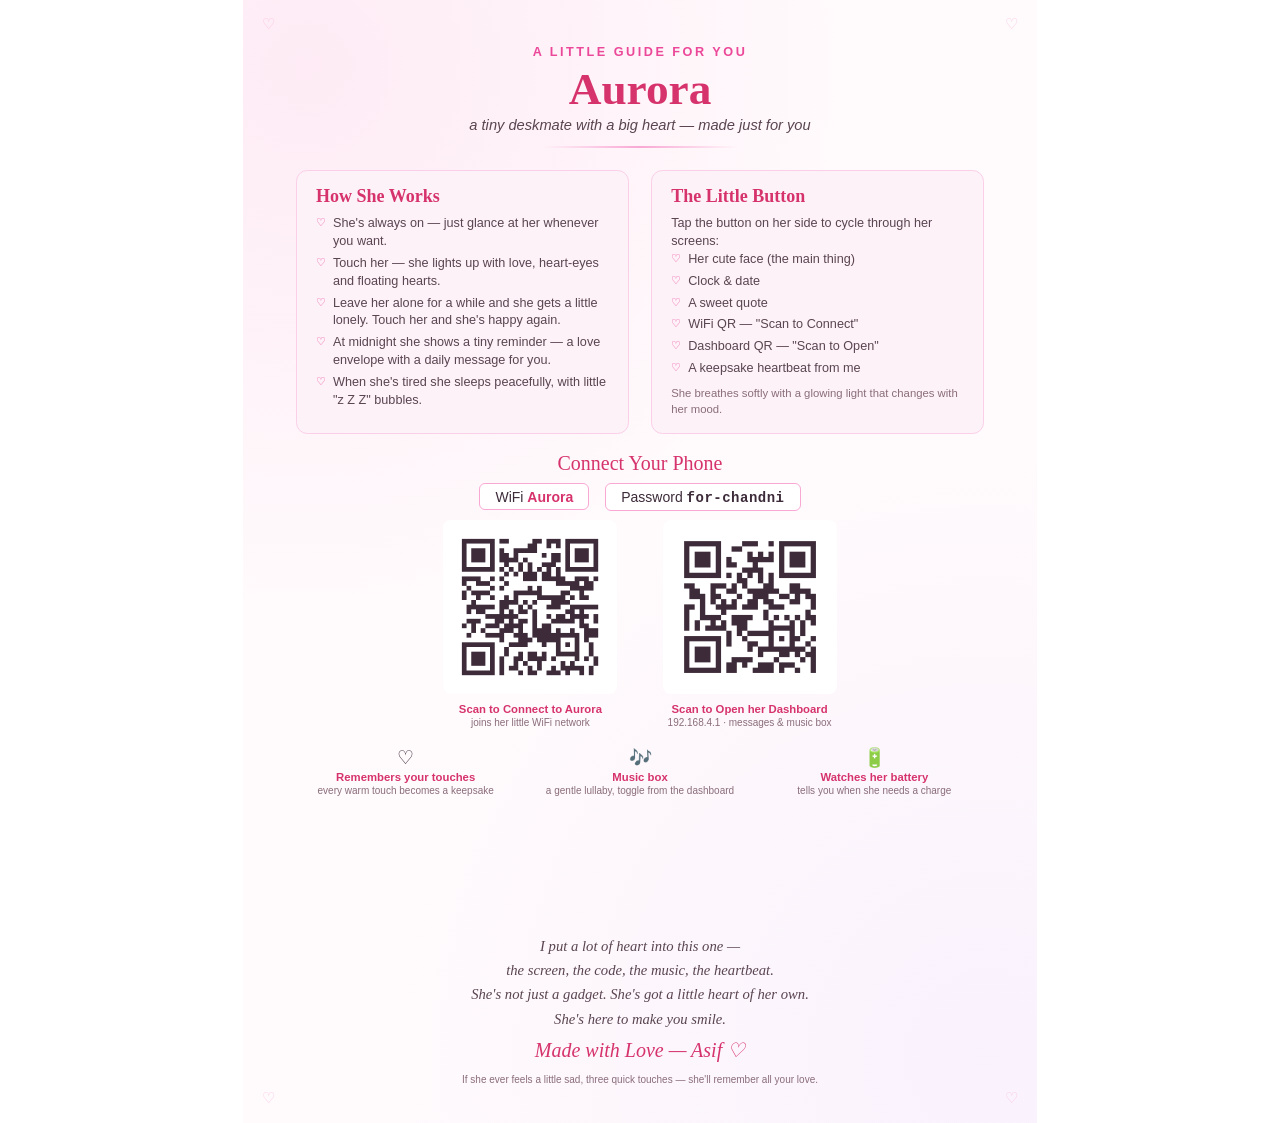
<file: docs/manual.html>
<!DOCTYPE html>
<html lang="en">
<head>
<meta charset="UTF-8">
<meta name="viewport" content="width=device-width, initial-scale=1.0">
<title>Aurora — For Saira (A4 Print Manual)</title>
<style>
  :root {
    --ink: #3d2b3a;
    --ink-soft: #5a4550;
    --ink-dim: #8a6d7a;
    --pink-deep: #d6336c;
    --pink-mid: #ec4899;
    --pink-soft: #f9a8d4;
    --paper: #fffafc;
    --panel: #fdf2f8;
    --line: #fbcfe8;
  }

  * { margin: 0; padding: 0; box-sizing: border-box; }

  html, body { background: #ffffff; }

  body {
    font-family: 'Segoe UI', 'Trebuchet MS', Verdana, Arial, sans-serif;
    color: var(--ink);
    -webkit-print-color-adjust: exact;
    print-color-adjust: exact;
  }

  .serif { font-family: Georgia, 'Cormorant Garamond', 'Times New Roman', serif; }

  .page {
    width: 210mm;
    min-height: 297mm;
    margin: 0 auto;
    padding: 12mm 14mm 10mm;
    background:
      radial-gradient(circle at 8% 6%, rgba(249,168,212,0.18) 0, rgba(249,168,212,0) 42%),
      radial-gradient(circle at 94% 94%, rgba(243,232,255,0.45) 0, rgba(243,232,255,0) 46%),
      var(--paper);
    position: relative;
    overflow: hidden;
    display: flex;
    flex-direction: column;
  }

  /* Decorative hearts frame */
  .frame-corner { position: absolute; font-size: 15px; color: var(--pink-soft); opacity: 0.6; }
  .fc-tl { top: 4mm; left: 5mm; } .fc-tr { top: 4mm; right: 5mm; }
  .fc-bl { bottom: 4mm; left: 5mm; } .fc-br { bottom: 4mm; right: 5mm; }

  /* Header */
  header { text-align: center; margin-bottom: 6mm; }
  .eyebrow {
    font-size: 9.5pt; letter-spacing: 2.5px; text-transform: uppercase;
    color: var(--pink-mid); font-weight: 600;
  }
  h1 {
    font-family: Georgia, 'Times New Roman', serif;
    font-size: 34pt; color: var(--pink-deep); font-weight: 700; margin: 1mm 0 0.5mm;
  }
  .subtitle { font-size: 11pt; color: var(--ink-soft); font-style: italic; }
  .divider {
    width: 52mm; height: 1.5px; margin: 3.5mm auto 0;
    background: linear-gradient(90deg, transparent, var(--pink-soft), transparent);
  }

  /* Two-column content grid */
  .cols {
    display: grid;
    grid-template-columns: 1fr 1fr;
    gap: 6mm;
    margin-bottom: 5mm;
  }
  .panel {
    background: var(--panel);
    border: 1px solid var(--line);
    border-radius: 3mm;
    padding: 4mm 5mm;
  }
  .panel h2 {
    font-family: Georgia, 'Times New Roman', serif;
    font-size: 13.5pt; color: var(--pink-deep); margin-bottom: 2mm;
  }
  .panel p, .panel li { font-size: 9.5pt; line-height: 1.42; color: var(--ink-soft); }
  .panel ul { list-style: none; padding: 0; }
  .panel ul li { padding-left: 4.5mm; position: relative; margin-bottom: 1mm; }
  .panel ul li::before { content: '♡'; position: absolute; left: 0; top: 0; color: var(--pink-mid); font-size: 8pt; }

  /* Connect box + QRs */
  .connect {
    text-align: center;
    margin-bottom: 5mm;
  }
  .connect .title {
    font-family: Georgia, 'Times New Roman', serif;
    font-size: 15pt; color: var(--pink-deep); margin-bottom: 2mm;
  }
  .wifi-chips { margin-bottom: 2.5mm; }
  .chip {
    display: inline-block;
    background: #ffffff; border: 1.5px solid var(--pink-soft); border-radius: 6px;
    padding: 1.2mm 4mm; margin: 0 1.5mm; font-size: 10.5pt; color: var(--ink);
  }
  .chip b { color: var(--pink-deep); }
  .chip .mono { font-family: 'Courier New', monospace; font-weight: 700; letter-spacing: 0.5px; }
  .qr-row {
    display: flex; justify-content: center; align-items: flex-start; gap: 12mm;
  }
  .qr-item { text-align: center; }
  .qr-item .qr-label {
    font-size: 8.5pt; font-weight: 600; color: var(--pink-deep); margin-top: 1.2mm;
  }
  .qr-item .qr-hint { font-size: 7.5pt; color: var(--ink-dim); margin-top: 0.5mm; }
  canvas { border-radius: 2mm; }

  /* Fact strip */
  .facts {
    display: grid; grid-template-columns: repeat(3, 1fr); gap: 4mm;
    text-align: center; margin-bottom: 5mm;
  }
  .fact .emoji { font-size: 14pt; }
  .fact .label { font-size: 8.5pt; font-weight: 600; color: var(--pink-deep); margin-top: 0.5mm; }
  .fact .desc { font-size: 7.5pt; color: var(--ink-dim); margin-top: 0.3mm; line-height: 1.3; }

  /* Closing */
  .closing { text-align: center; margin-top: auto; }
  .closing .poem {
    font-family: Georgia, 'Times New Roman', serif; font-size: 11pt; font-style: italic;
    color: var(--ink-soft); line-height: 1.65;
  }
  .closing .signature {
    font-family: Georgia, 'Times New Roman', serif;
    font-size: 15pt; font-style: italic; color: var(--pink-deep); margin-top: 2mm;
  }
  .closing .foot { font-size: 7.5pt; color: var(--ink-dim); margin-top: 3mm; }

  @page { size: A4 portrait; margin: 0; }
  @media print {
    body { background: #ffffff; }
    .page { margin: 0; box-shadow: none; }
  }
</style>
</head>
<body>

<div class="page" id="print-page">
  <span class="frame-corner fc-tl">♡</span>
  <span class="frame-corner fc-tr">♡</span>
  <span class="frame-corner fc-bl">♡</span>
  <span class="frame-corner fc-br">♡</span>

  <header>
    <div class="eyebrow">A little guide for you</div>
    <h1>Aurora</h1>
    <div class="subtitle">a tiny deskmate with a big heart — made just for you</div>
    <div class="divider"></div>
  </header>

  <div class="cols">
    <div class="panel">
      <h2>How She Works</h2>
      <ul>
        <li>She's always on — just glance at her whenever you want.</li>
        <li>Touch her — she lights up with love, heart-eyes and floating hearts.</li>
        <li>Leave her alone for a while and she gets a little lonely. Touch her and she's happy again.</li>
        <li>At midnight she shows a tiny reminder — a love envelope with a daily message for you.</li>
        <li>When she's tired she sleeps peacefully, with little "z Z Z" bubbles.</li>
      </ul>
    </div>

    <div class="panel">
      <h2>The Little Button</h2>
      <p>Tap the button on her side to cycle through her screens:</p>
      <ul>
        <li>Her cute face (the main thing)</li>
        <li>Clock &amp; date</li>
        <li>A sweet quote</li>
        <li>WiFi QR — "Scan to Connect"</li>
        <li>Dashboard QR — "Scan to Open"</li>
        <li>A keepsake heartbeat from me</li>
      </ul>
      <p style="margin-top:2mm;font-size:8.5pt;color:var(--ink-dim);">
        She breathes softly with a glowing light that changes with her mood.
      </p>
    </div>
  </div>

  <div class="connect">
    <div class="title">Connect Your Phone</div>
    <div class="wifi-chips">
      <span class="chip">WiFi <b>Aurora</b></span>
      <span class="chip">Password <span class="mono">for-chandni</span></span>
    </div>
    <div class="qr-row">
      <div class="qr-item">
        <div id="qr-connect-mount"></div>
        <div class="qr-label">Scan to Connect to Aurora</div>
        <div class="qr-hint">joins her little WiFi network</div>
      </div>
      <div class="qr-item">
        <div id="qr-open-mount"></div>
        <div class="qr-label">Scan to Open her Dashboard</div>
        <div class="qr-hint">192.168.4.1 · messages & music box</div>
      </div>
    </div>
  </div>

  <div class="facts">
    <div class="fact"><div class="emoji">♡</div><div class="label">Remembers your touches</div><div class="desc">every warm touch becomes a keepsake</div></div>
    <div class="fact"><div class="emoji">🎶</div><div class="label">Music box</div><div class="desc">a gentle lullaby, toggle from the dashboard</div></div>
    <div class="fact"><div class="emoji">🔋</div><div class="label">Watches her battery</div><div class="desc">tells you when she needs a charge</div></div>
  </div>

  <div class="closing">
    <div class="poem">
      I put a lot of heart into this one —<br>
      the screen, the code, the music, the heartbeat.<br>
      She's not just a gadget. She's got a little heart of her own.<br>
      She's here to make you smile.
    </div>
    <div class="signature">Made with Love — Asif ♡</div>
    <div class="foot">If she ever feels a little sad, three quick touches — she'll remember all your love.</div>
  </div>
</div>

<script src="vendor/qrcode.min.js"></script>
<script>
document.addEventListener('DOMContentLoaded', function () {
  var wifi = 'WIFI:S:Aurora;T:WPA;P:for-chandni;;';
  var dash = 'http://192.168.4.1/';

  function makeQR(text, cell) {
    var qr = qrcode(0, 'L');
    qr.addData(text);
    qr.make();
    var n = qr.getModuleCount();
    var margin = cell * 4;
    var total = n * cell + margin * 2;
    var c = document.createElement('canvas');
    c.width = total;
    c.height = total;
    c.style.width = '46mm';
    c.style.height = '46mm';
    var ctx = c.getContext('2d');
    ctx.fillStyle = '#ffffff';
    ctx.fillRect(0, 0, total, total);
    ctx.fillStyle = '#3d2b3a';
    for (var r = 0; r < n; r++) {
      for (var c2 = 0; c2 < n; c2++) {
        if (qr.isDark(r, c2)) {
          ctx.fillRect(margin + c2 * cell, margin + r * cell, cell, cell);
        }
      }
    }
    return c;
  }

  var q1 = makeQR(wifi, 5);
  document.getElementById('qr-connect-mount').appendChild(q1);

  var q2 = makeQR(dash, 5);
  document.getElementById('qr-open-mount').appendChild(q2);
});
</script>

</body>
</html>
</file>
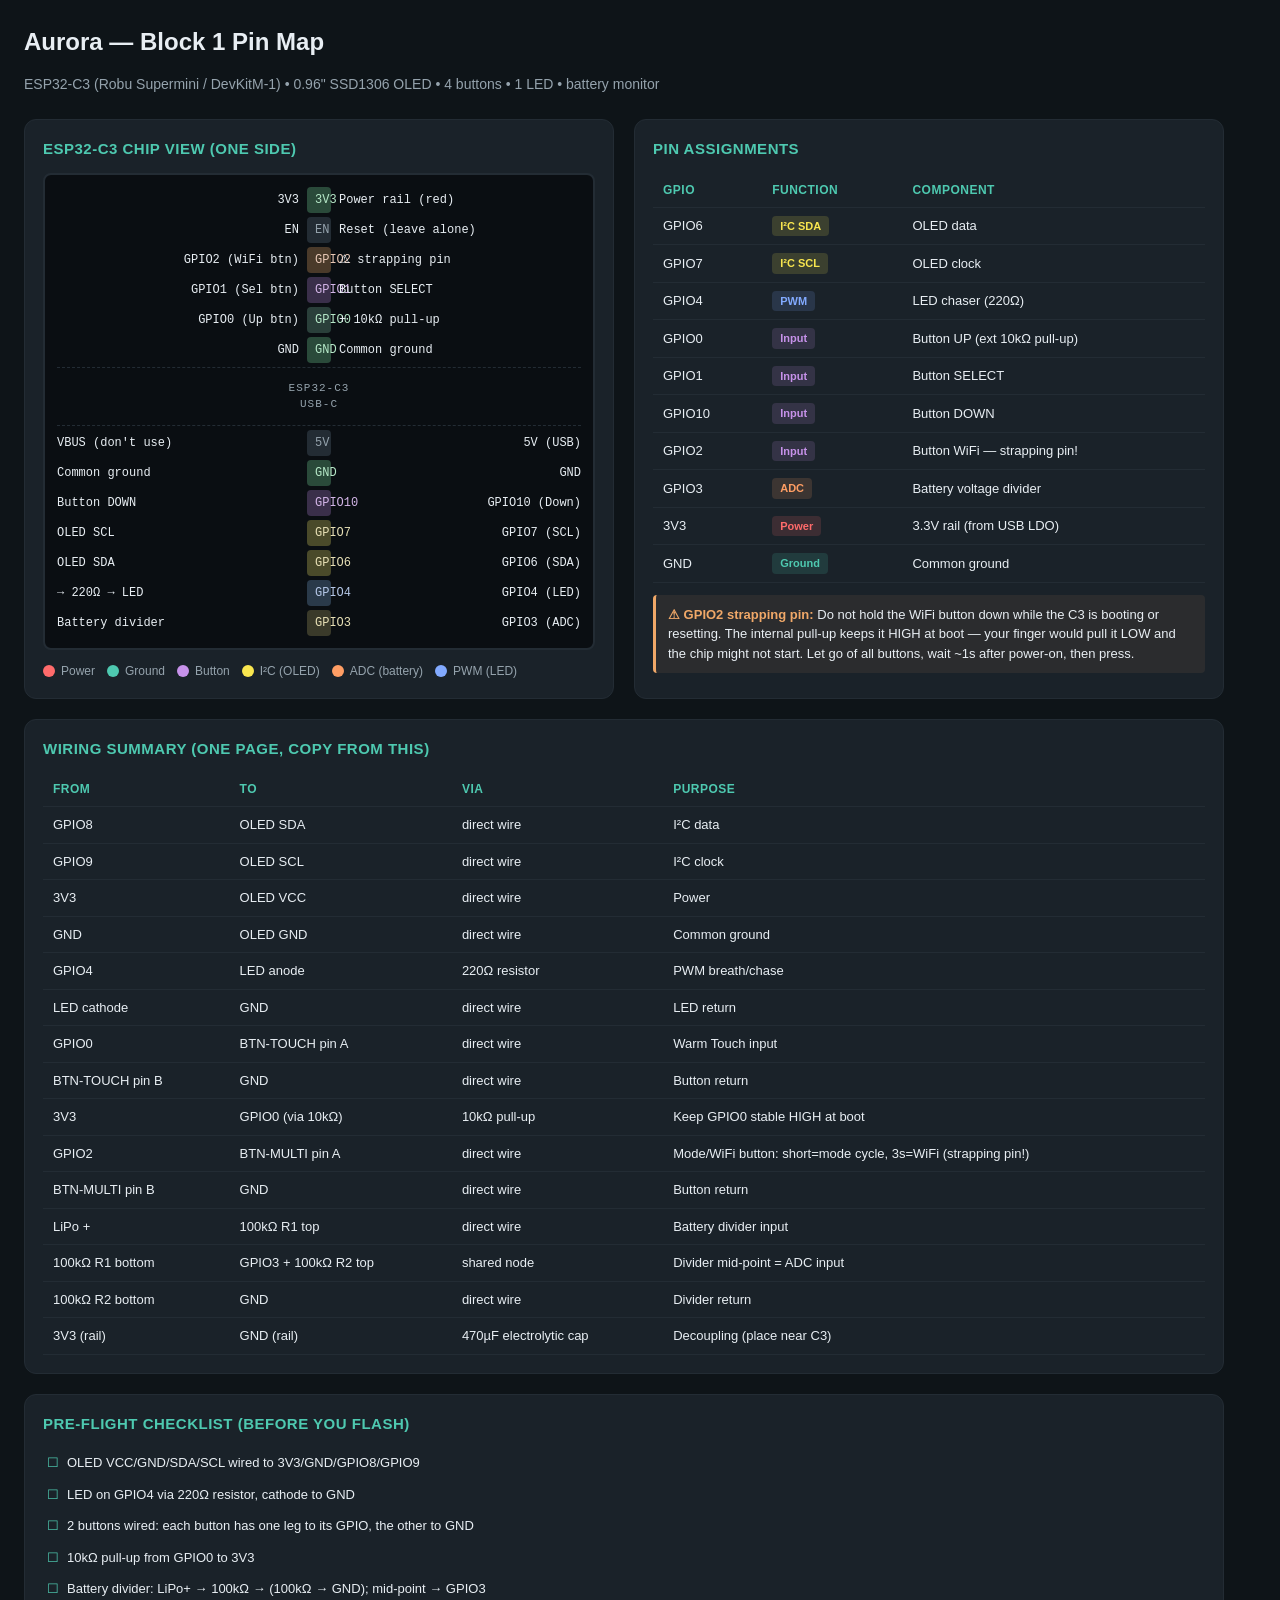
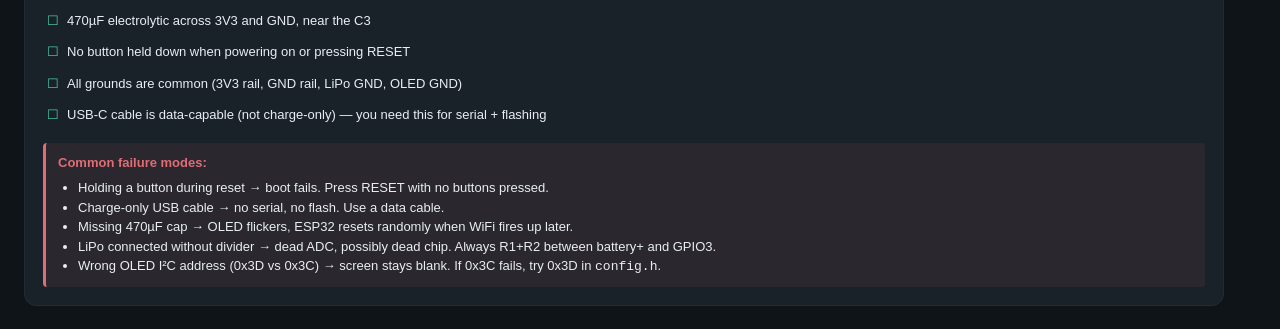
<file: docs/pin-map.html>
<!doctype html>
<html lang="en">
<head>
<meta charset="utf-8">
<meta name="viewport" content="width=device-width, initial-scale=1">
<title>Aurora Block 1 — Pin Map</title>
<style>
  :root {
    --bg: #0e1418;
    --panel: #1a2229;
    --panel-2: #232c34;
    --text: #e8eef3;
    --muted: #95a3ad;
    --accent: #4ec9b0;
    --warn: #f0a868;
    --danger: #e06c75;
    --wire: #6ec1ff;
    --vcc: #ff6b6b;
    --gnd: #4ec9b0;
    --btn: #c792ea;
    --i2c: #f9e64f;
    --adc: #ff9e64;
    --pwm: #82aaff;
  }
  * { box-sizing: border-box; }
  body {
    background: var(--bg);
    color: var(--text);
    font-family: -apple-system, BlinkMacSystemFont, "Segoe UI", Roboto, sans-serif;
    margin: 0;
    padding: 24px;
    line-height: 1.5;
  }
  h1 { font-size: 24px; margin: 0 0 4px; }
  .subtitle { color: var(--muted); margin-bottom: 24px; font-size: 14px; }
  .grid {
    display: grid;
    grid-template-columns: 1fr 1fr;
    gap: 20px;
    max-width: 1200px;
  }
  .card {
    background: var(--panel);
    border-radius: 12px;
    padding: 18px;
    border: 1px solid var(--panel-2);
  }
  .card h2 { font-size: 15px; margin: 0 0 12px; color: var(--accent); text-transform: uppercase; letter-spacing: 0.5px; }
  .card.full { grid-column: 1 / -1; }
  /* Chip layout */
  .chip {
    background: #0a0e12;
    border: 2px solid var(--panel-2);
    border-radius: 8px;
    padding: 12px;
    display: flex;
    flex-direction: column;
    gap: 4px;
    font-family: "SF Mono", Menlo, Consolas, monospace;
    font-size: 12px;
  }
  .pin-row {
    display: grid;
    grid-template-columns: 1fr 24px 1fr;
    align-items: center;
    gap: 8px;
  }
  .pin {
    padding: 4px 8px;
    border-radius: 4px;
    background: var(--panel-2);
    color: var(--muted);
    text-align: center;
  }
  .pin.used {
    color: var(--text);
    font-weight: 600;
  }
  .pin.gpio0 { background: #2a3f3a; color: #b6e8c8; }
  .pin.gpio1 { background: #3a2f4a; color: #d4b6e8; }
  .pin.gpio2 { background: #4a3a2a; color: #e8c8b6; }
  .pin.gpio3 { background: #3a3a2a; color: #e8e0b6; }
  .pin.gpio4 { background: #2a3a4a; color: #b6c8e8; }
  .pin.gpio6 { background: #4a4a2a; color: #e8e0b6; }
  .pin.gpio7 { background: #4a4a2a; color: #e8e0b6; }
  .pin.gpio10 { background: #3a2f4a; color: #d4b6e8; }
  .pin.gpio3v3 { background: #4a2a2a; color: #ffb6b6; }
  .pin.gpiognd { background: #2a4a3a; color: #b6e8c8; }
  .pin-row.left  { grid-template-columns: 1fr 24px 1fr; }
  .pin-row.right { grid-template-columns: 1fr 24px 1fr; }
  .pin-row.left .left-label  { text-align: right; }
  .pin-row.left .pin-name    { text-align: left; }
  .pin-row.left .right-label { text-align: left; }
  .pin-row.right .left-label  { text-align: right; }
  .pin-row.right .pin-name    { text-align: right; }
  .pin-row.right .right-label { text-align: left; }
  .pin-row.left  .left-label  { order: 1; }
  .pin-row.left  .pin-name    { order: 2; }
  .pin-row.left  .right-label { order: 3; }
  .pin-row.right .left-label  { order: 3; }
  .pin-row.right .pin-name    { order: 2; }
  .pin-row.right .right-label { order: 1; }
  .chip-body {
    text-align: center;
    padding: 12px 8px;
    border-top: 1px dashed var(--panel-2);
    border-bottom: 1px dashed var(--panel-2);
    color: var(--muted);
    font-size: 11px;
    letter-spacing: 1px;
  }
  /* Legend */
  .legend { display: flex; flex-wrap: wrap; gap: 12px; margin-top: 12px; font-size: 12px; }
  .swatch { display: inline-flex; align-items: center; gap: 6px; color: var(--muted); }
  .dot { width: 12px; height: 12px; border-radius: 50%; }
  .dot.vcc { background: var(--vcc); }
  .dot.gnd { background: var(--gnd); }
  .dot.btn { background: var(--btn); }
  .dot.i2c { background: var(--i2c); }
  .dot.adc { background: var(--adc); }
  .dot.pwm { background: var(--pwm); }
  /* Wiring table */
  table { width: 100%; border-collapse: collapse; font-size: 13px; }
  th, td { padding: 8px 10px; text-align: left; border-bottom: 1px solid var(--panel-2); }
  th { color: var(--accent); font-weight: 600; font-size: 12px; text-transform: uppercase; letter-spacing: 0.5px; }
  td.warn { color: var(--warn); }
  td.danger { color: var(--danger); }
  .badge { display: inline-block; padding: 2px 8px; border-radius: 4px; font-size: 11px; font-weight: 600; }
  .badge.i2c  { background: rgba(249,230,79,0.15); color: var(--i2c); }
  .badge.pwm  { background: rgba(130,170,255,0.15); color: var(--pwm); }
  .badge.btn  { background: rgba(199,146,234,0.15); color: var(--btn); }
  .badge.adc  { background: rgba(255,158,100,0.15); color: var(--adc); }
  .badge.vcc  { background: rgba(255,107,107,0.15); color: var(--vcc); }
  .badge.gnd  { background: rgba(78,201,176,0.15); color: var(--gnd); }
  ul.checklist { list-style: none; padding: 0; margin: 0; }
  ul.checklist li { padding: 6px 0; padding-left: 24px; position: relative; font-size: 13px; }
  ul.checklist li::before {
    content: "☐"; position: absolute; left: 4px; color: var(--accent);
  }
  .note { background: rgba(240,168,104,0.08); border-left: 3px solid var(--warn); padding: 10px 12px; border-radius: 4px; font-size: 13px; margin-top: 12px; }
  .note.danger { background: rgba(224,108,117,0.08); border-left-color: var(--danger); }
  .note strong { color: var(--warn); }
  .note.danger strong { color: var(--danger); }
  @media (max-width: 768px) { .grid { grid-template-columns: 1fr; } }
</style>
</head>
<body>
<h1>Aurora — Block 1 Pin Map</h1>
<p class="subtitle">ESP32-C3 (Robu Supermini / DevKitM-1) • 0.96" SSD1306 OLED • 4 buttons • 1 LED • battery monitor</p>

<div class="grid">

  <!-- Chip pinout -->
  <div class="card">
    <h2>ESP32-C3 chip view (one side)</h2>
    <div class="chip">
      <div class="pin-row left">
        <span class="left-label">3V3</span>
        <span class="pin-name pin gpiognd">3V3</span>
        <span class="right-label">Power rail (red)</span>
      </div>
      <div class="pin-row left">
        <span class="left-label">EN</span>
        <span class="pin-name pin">EN</span>
        <span class="right-label">Reset (leave alone)</span>
      </div>
      <div class="pin-row left">
        <span class="left-label">GPIO2 (WiFi btn)</span>
        <span class="pin-name pin gpio2">GPIO2</span>
        <span class="right-label">⚠ strapping pin</span>
      </div>
      <div class="pin-row left">
        <span class="left-label">GPIO1 (Sel btn)</span>
        <span class="pin-name pin gpio1">GPIO1</span>
        <span class="right-label">Button SELECT</span>
      </div>
      <div class="pin-row left">
        <span class="left-label">GPIO0 (Up btn)</span>
        <span class="pin-name pin gpio0">GPIO0</span>
        <span class="right-label">+ 10kΩ pull-up</span>
      </div>
      <div class="pin-row left">
        <span class="left-label">GND</span>
        <span class="pin-name pin gpiognd">GND</span>
        <span class="right-label">Common ground</span>
      </div>
      <div class="chip-body">ESP32-C3<br>USB-C</div>
      <div class="pin-row right">
        <span class="left-label">5V (USB)</span>
        <span class="pin-name pin">5V</span>
        <span class="right-label">VBUS (don't use)</span>
      </div>
      <div class="pin-row right">
        <span class="left-label">GND</span>
        <span class="pin-name pin gpiognd">GND</span>
        <span class="right-label">Common ground</span>
      </div>
      <div class="pin-row right">
        <span class="left-label">GPIO10 (Down)</span>
        <span class="pin-name pin gpio10">GPIO10</span>
        <span class="right-label">Button DOWN</span>
      </div>
      <div class="pin-row right">
        <span class="left-label">GPIO7 (SCL)</span>
        <span class="pin-name pin gpio7">GPIO7</span>
        <span class="right-label">OLED SCL</span>
      </div>
      <div class="pin-row right">
        <span class="left-label">GPIO6 (SDA)</span>
        <span class="pin-name pin gpio6">GPIO6</span>
        <span class="right-label">OLED SDA</span>
      </div>
      <div class="pin-row right">
        <span class="left-label">GPIO4 (LED)</span>
        <span class="pin-name pin gpio4">GPIO4</span>
        <span class="right-label">→ 220Ω → LED</span>
      </div>
      <div class="pin-row right">
        <span class="left-label">GPIO3 (ADC)</span>
        <span class="pin-name pin gpio3">GPIO3</span>
        <span class="right-label">Battery divider</span>
      </div>
    </div>
    <div class="legend">
      <span class="swatch"><span class="dot vcc"></span>Power</span>
      <span class="swatch"><span class="dot gnd"></span>Ground</span>
      <span class="swatch"><span class="dot btn"></span>Button</span>
      <span class="swatch"><span class="dot i2c"></span>I²C (OLED)</span>
      <span class="swatch"><span class="dot adc"></span>ADC (battery)</span>
      <span class="swatch"><span class="dot pwm"></span>PWM (LED)</span>
    </div>
  </div>

  <!-- Pin assignment table -->
  <div class="card">
    <h2>Pin assignments</h2>
    <table>
      <thead>
        <tr><th>GPIO</th><th>Function</th><th>Component</th></tr>
      </thead>
      <tbody>
        <tr>
          <td>GPIO6</td>
          <td><span class="badge i2c">I²C SDA</span></td>
          <td>OLED data</td>
        </tr>
        <tr>
          <td>GPIO7</td>
          <td><span class="badge i2c">I²C SCL</span></td>
          <td>OLED clock</td>
        </tr>
        <tr>
          <td>GPIO4</td>
          <td><span class="badge pwm">PWM</span></td>
          <td>LED chaser (220Ω)</td>
        </tr>
        <tr>
          <td>GPIO0</td>
          <td><span class="badge btn">Input</span></td>
          <td>Button UP (ext 10kΩ pull-up)</td>
        </tr>
        <tr>
          <td>GPIO1</td>
          <td><span class="badge btn">Input</span></td>
          <td>Button SELECT</td>
        </tr>
        <tr>
          <td>GPIO10</td>
          <td><span class="badge btn">Input</span></td>
          <td>Button DOWN</td>
        </tr>
        <tr class="warn">
          <td>GPIO2</td>
          <td><span class="badge btn">Input</span></td>
          <td>Button WiFi — strapping pin!</td>
        </tr>
        <tr>
          <td>GPIO3</td>
          <td><span class="badge adc">ADC</span></td>
          <td>Battery voltage divider</td>
        </tr>
        <tr>
          <td>3V3</td>
          <td><span class="badge vcc">Power</span></td>
          <td>3.3V rail (from USB LDO)</td>
        </tr>
        <tr>
          <td>GND</td>
          <td><span class="badge gnd">Ground</span></td>
          <td>Common ground</td>
        </tr>
      </tbody>
    </table>
    <div class="note">
      <strong>⚠ GPIO2 strapping pin:</strong> Do not hold the WiFi button down while the C3 is booting or resetting. The internal pull-up keeps it HIGH at boot — your finger would pull it LOW and the chip might not start. Let go of all buttons, wait ~1s after power-on, then press.
    </div>
  </div>

  <!-- Wiring summary -->
  <div class="card full">
    <h2>Wiring summary (one page, copy from this)</h2>
    <table>
      <thead>
        <tr><th>From</th><th>To</th><th>Via</th><th>Purpose</th></tr>
      </thead>
      <tbody>
        <tr><td>GPIO8</td><td>OLED SDA</td><td>direct wire</td><td>I²C data</td></tr>
        <tr><td>GPIO9</td><td>OLED SCL</td><td>direct wire</td><td>I²C clock</td></tr>
        <tr><td>3V3</td><td>OLED VCC</td><td>direct wire</td><td>Power</td></tr>
        <tr><td>GND</td><td>OLED GND</td><td>direct wire</td><td>Common ground</td></tr>
        <tr><td>GPIO4</td><td>LED anode</td><td>220Ω resistor</td><td>PWM breath/chase</td></tr>
        <tr><td>LED cathode</td><td>GND</td><td>direct wire</td><td>LED return</td></tr>
        <tr><td>GPIO0</td><td>BTN-TOUCH pin A</td><td>direct wire</td><td>Warm Touch input</td></tr>
        <tr><td>BTN-TOUCH pin B</td><td>GND</td><td>direct wire</td><td>Button return</td></tr>
        <tr><td>3V3</td><td>GPIO0 (via 10kΩ)</td><td>10kΩ pull-up</td><td>Keep GPIO0 stable HIGH at boot</td></tr>
        <tr class="warn"><td>GPIO2</td><td>BTN-MULTI pin A</td><td>direct wire</td><td>Mode/WiFi button: short=mode cycle, 3s=WiFi (strapping pin!)</td></tr>
        <tr><td>BTN-MULTI pin B</td><td>GND</td><td>direct wire</td><td>Button return</td></tr>
        <tr><td>LiPo +</td><td>100kΩ R1 top</td><td>direct wire</td><td>Battery divider input</td></tr>
        <tr><td>100kΩ R1 bottom</td><td>GPIO3 + 100kΩ R2 top</td><td>shared node</td><td>Divider mid-point = ADC input</td></tr>
        <tr><td>100kΩ R2 bottom</td><td>GND</td><td>direct wire</td><td>Divider return</td></tr>
        <tr><td>3V3 (rail)</td><td>GND (rail)</td><td>470µF electrolytic cap</td><td>Decoupling (place near C3)</td></tr>
      </tbody>
    </table>
  </div>

  <!-- Pre-flight checklist -->
  <div class="card full">
    <h2>Pre-flight checklist (before you flash)</h2>
    <ul class="checklist">
      <li>OLED VCC/GND/SDA/SCL wired to 3V3/GND/GPIO8/GPIO9</li>
      <li>LED on GPIO4 via 220Ω resistor, cathode to GND</li>
      <li>2 buttons wired: each button has one leg to its GPIO, the other to GND</li>
      <li>10kΩ pull-up from GPIO0 to 3V3</li>
      <li>Battery divider: LiPo+ → 100kΩ → (100kΩ → GND); mid-point → GPIO3</li>
      <li>470µF electrolytic across 3V3 and GND, near the C3</li>
      <li>No button held down when powering on or pressing RESET</li>
      <li>All grounds are common (3V3 rail, GND rail, LiPo GND, OLED GND)</li>
      <li>USB-C cable is data-capable (not charge-only) — you need this for serial + flashing</li>
    </ul>
    <div class="note danger">
      <strong>Common failure modes:</strong>
      <ul style="margin: 6px 0 0 0; padding-left: 20px;">
        <li>Holding a button during reset → boot fails. Press RESET with no buttons pressed.</li>
        <li>Charge-only USB cable → no serial, no flash. Use a data cable.</li>
        <li>Missing 470µF cap → OLED flickers, ESP32 resets randomly when WiFi fires up later.</li>
        <li>LiPo connected without divider → dead ADC, possibly dead chip. Always R1+R2 between battery+ and GPIO3.</li>
        <li>Wrong OLED I²C address (0x3D vs 0x3C) → screen stays blank. If 0x3C fails, try 0x3D in <code>config.h</code>.</li>
      </ul>
    </div>
  </div>

</div>
</body>
</html>
</file>
